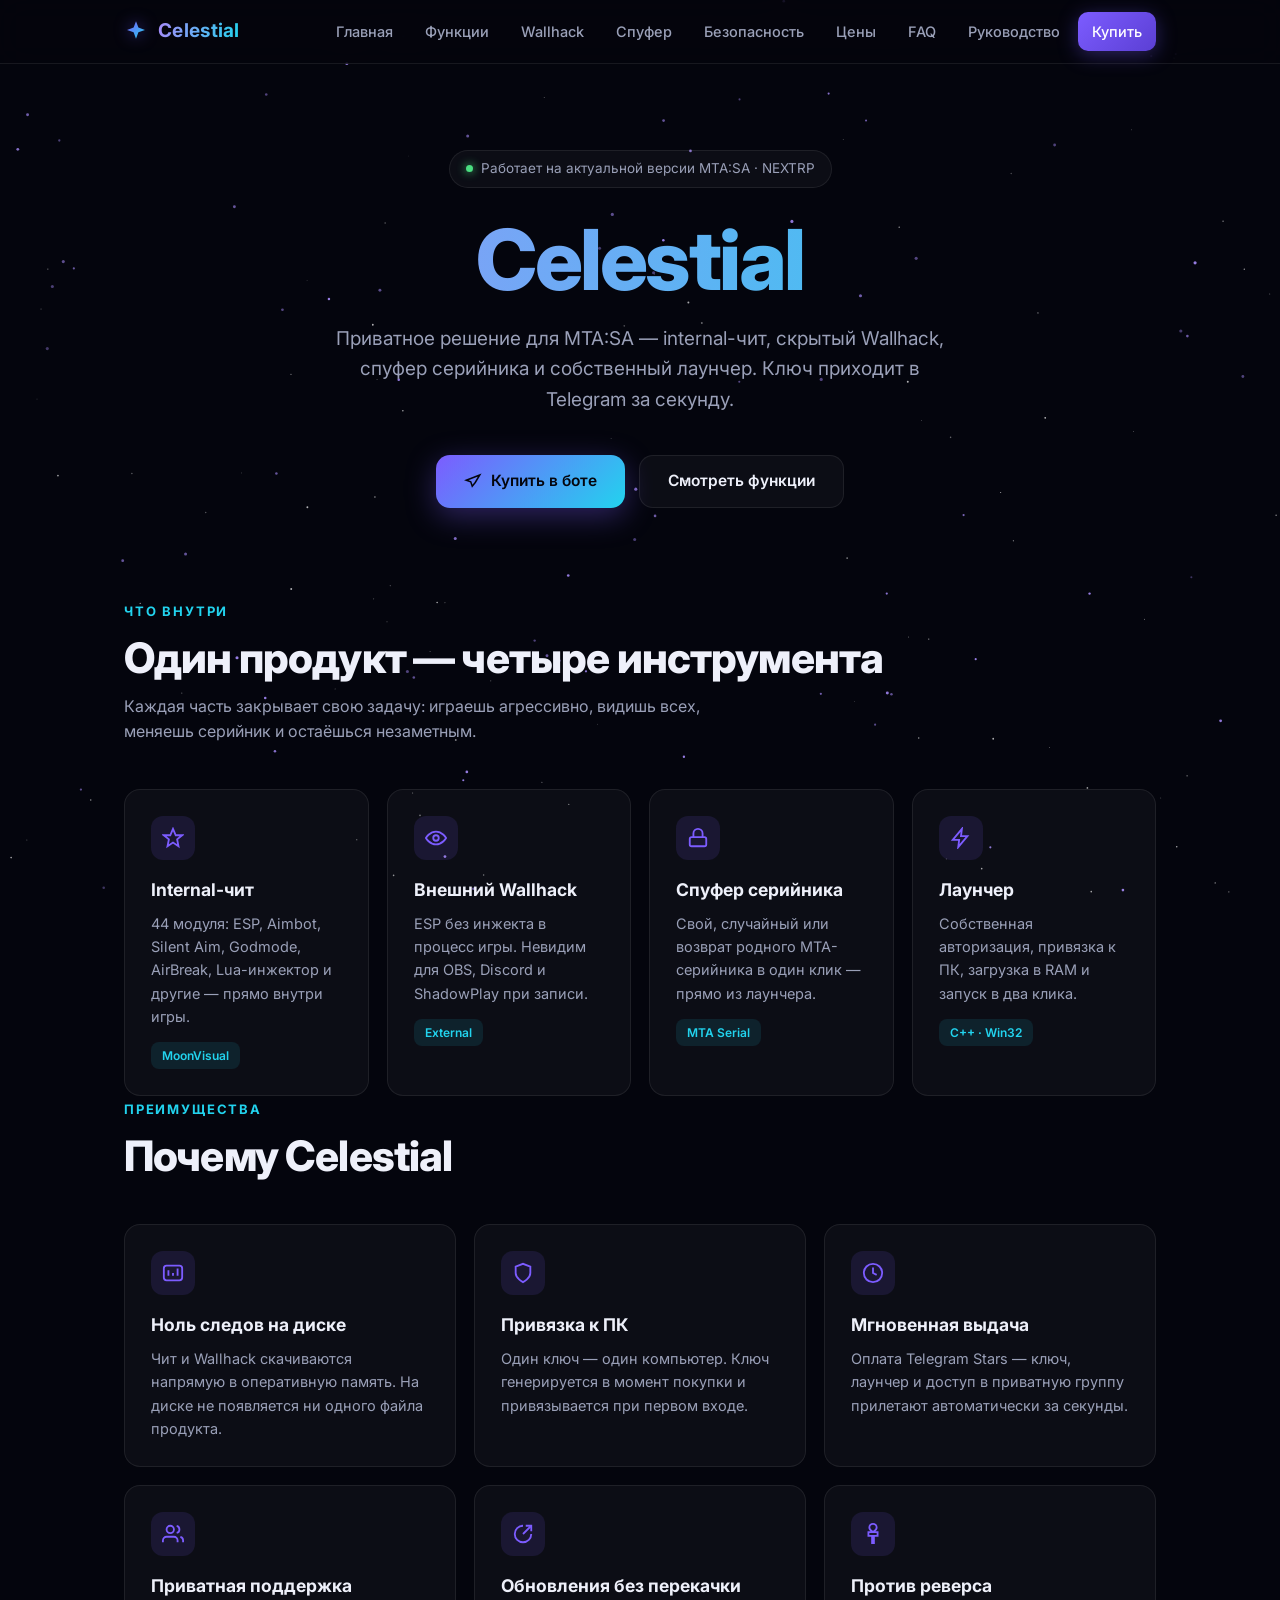
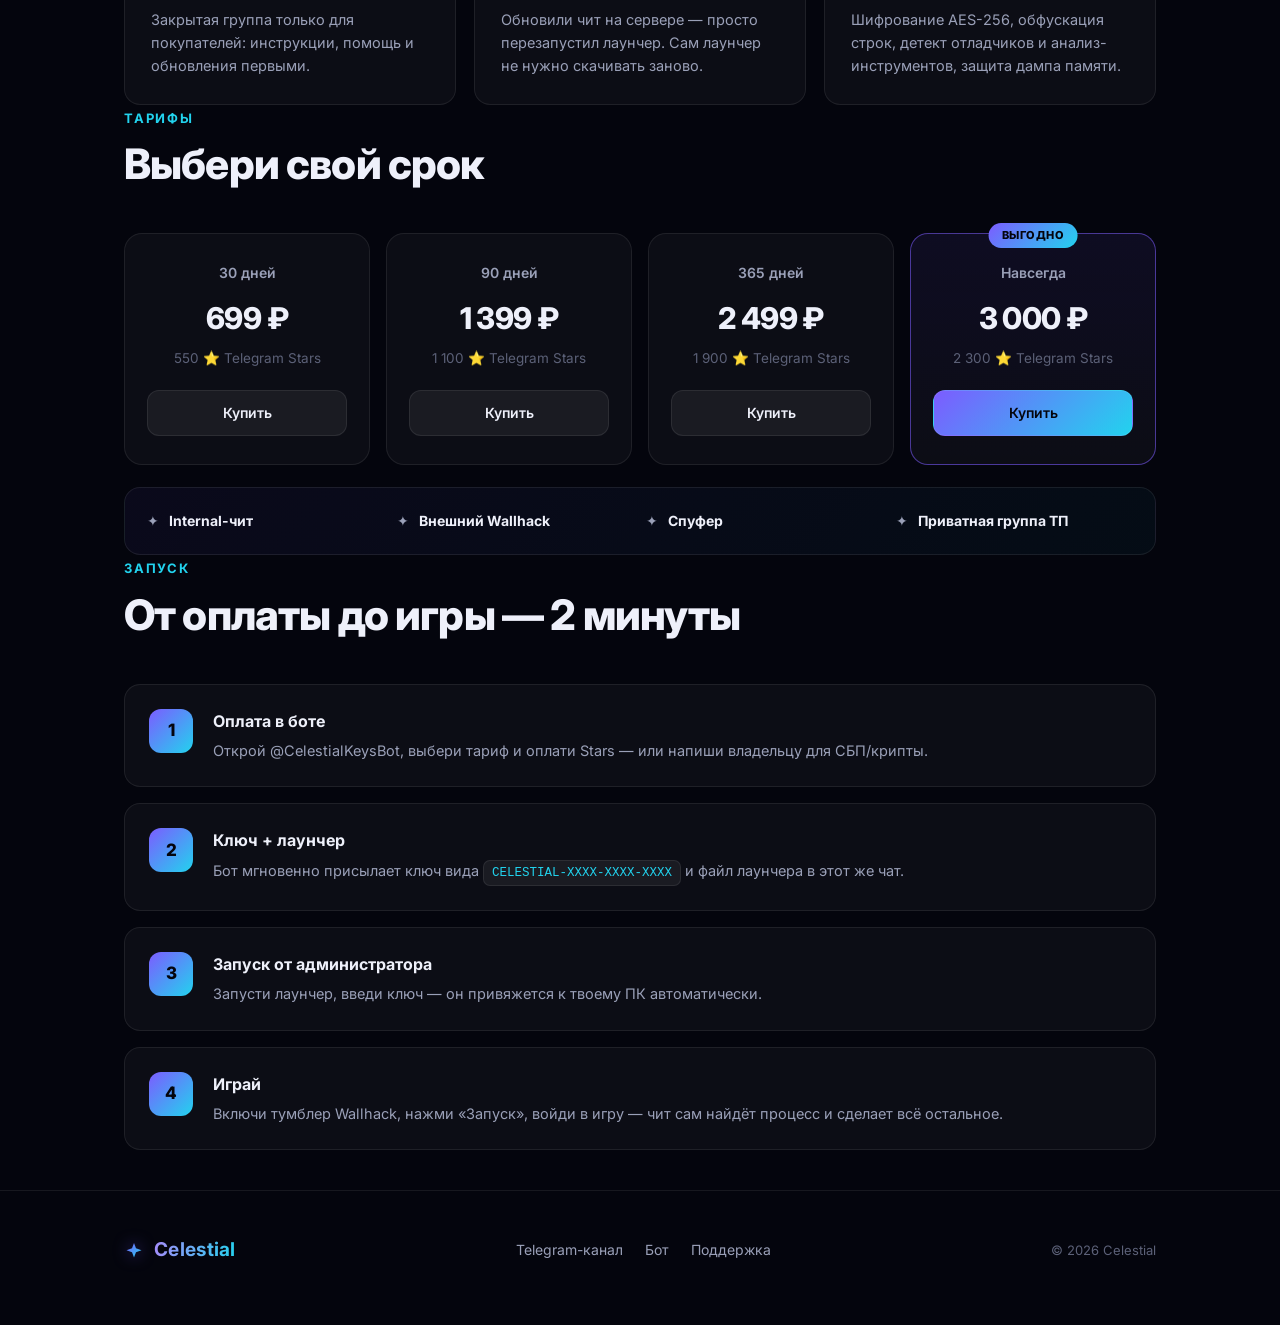
<file: index.html>
<!DOCTYPE html>
<html lang="ru">
<head>
<meta charset="UTF-8">
<meta name="viewport" content="width=device-width, initial-scale=1">
<title>Celestial — приватный чит для MTA:SA · NEXTRP</title>
<meta name="description" content="Celestial — приватное решение для MTA:SA: internal-чит, внешний Wallhack, спуфер серийника и лаунчер. Мгновенная выдача в Telegram.">
<link rel="preconnect" href="https://fonts.googleapis.com">
<link rel="preconnect" href="https://fonts.gstatic.com" crossorigin>
<link href="https://fonts.googleapis.com/css2?family=Inter:wght@400;500;600;700;800&display=swap" rel="stylesheet">
<link rel="stylesheet" href="css/style.css">
<link rel="icon" href="data:image/svg+xml,<svg xmlns='http://www.w3.org/2000/svg' viewBox='0 0 32 32'><path d='M16 3l3.2 8.4L28 14.6l-8.8 3.2L16 26.4l-3.2-8.6L4 14.6l8.8-3.2z' fill='%237c5cff'/></svg>">
</head>
<body>
<canvas id="stars"></canvas>

<nav class="nav">
  <div class="wrap">
    <a class="brand" href="index.html">
      <svg width="24" height="24" viewBox="0 0 32 32"><path d="M16 3l3.2 8.4L28 14.6l-8.8 3.2L16 26.4l-3.2-8.6L4 14.6l8.8-3.2z" fill="url(#g1)"/><defs><linearGradient id="g1" x1="0" y1="0" x2="1" y2="1"><stop offset="0" stop-color="#7c5cff"/><stop offset="1" stop-color="#22d3ee"/></linearGradient></defs></svg>
      <span><span class="g">Celestial</span></span>
    </a>
    <div class="nav-links">
      <a href="index.html">Главная</a>
      <a href="features.html">Функции</a>
      <a href="wallhack.html">Wallhack</a>
      <a href="spoofer.html">Спуфер</a>
      <a href="security.html">Безопасность</a>
      <a href="pricing.html">Цены</a>
      <a href="faq.html">FAQ</a>
      <a href="guide.html">Руководство</a>
      <a class="cta" href="https://t.me/CelestialKeysBot" target="_blank" rel="noopener">Купить</a>
    </div>
    <button class="burger" aria-label="Меню"><span></span><span></span><span></span></button>
  </div>
</nav>

<div class="page">

<header class="hero wrap">
  <div class="badge rv"><span class="dot"></span> Работает на актуальной версии MTA:SA · NEXTRP</div>
  <h1 class="title rv">Celestial</h1>
  <p class="sub rv">Приватное решение для MTA:SA — internal-чит, скрытый Wallhack, спуфер серийника и собственный лаунчер. Ключ приходит в Telegram за секунду.</p>
  <div class="btns rv">
    <a class="btn pri" href="https://t.me/CelestialKeysBot" target="_blank" rel="noopener">
      <svg width="18" height="18" viewBox="0 0 24 24" fill="none" stroke="currentColor" stroke-width="2"><path d="M21 4L3 11l6 2 2 6 4-5 6-10z"/></svg>
      Купить в боте
    </a>
    <a class="btn sec" href="features.html">Смотреть функции</a>
  </div>
</header>

<section class="wrap">
  <div class="sec-head rv">
    <span class="kicker">Что внутри</span>
    <h2>Один продукт — четыре инструмента</h2>
    <p>Каждая часть закрывает свою задачу: играешь агрессивно, видишь всех, меняешь серийник и остаёшься незаметным.</p>
  </div>
  <div class="grid g4">
    <div class="card rv">
      <div class="ic"><svg width="22" height="22" viewBox="0 0 24 24" fill="none" stroke-width="2"><path d="M12 2l3 7h7l-5.5 4.5L18 21l-6-4-6 4 1.5-7.5L2 9h7z"/></svg></div>
      <h3>Internal-чит</h3>
      <p>44 модуля: ESP, Aimbot, Silent Aim, Godmode, AirBreak, Lua-инжектор и другие — прямо внутри игры.</p>
      <span class="tag">MoonVisual</span>
    </div>
    <div class="card rv">
      <div class="ic"><svg width="22" height="22" viewBox="0 0 24 24" fill="none" stroke-width="2"><path d="M1 12s4-7 11-7 11 7 11 7-4 7-11 7S1 12 1 12z"/><circle cx="12" cy="12" r="3"/></svg></div>
      <h3>Внешний Wallhack</h3>
      <p>ESP без инжекта в процесс игры. Невидим для OBS, Discord и ShadowPlay при записи.</p>
      <span class="tag">External</span>
    </div>
    <div class="card rv">
      <div class="ic"><svg width="22" height="22" viewBox="0 0 24 24" fill="none" stroke-width="2"><rect x="3" y="11" width="18" height="10" rx="2"/><path d="M7 11V7a5 5 0 0110 0v4"/></svg></div>
      <h3>Спуфер серийника</h3>
      <p>Свой, случайный или возврат родного MTA-серийника в один клик — прямо из лаунчера.</p>
      <span class="tag">MTA Serial</span>
    </div>
    <div class="card rv">
      <div class="ic"><svg width="22" height="22" viewBox="0 0 24 24" fill="none" stroke-width="2"><path d="M13 2L3 14h7l-1 8 10-12h-7l1-8z"/></svg></div>
      <h3>Лаунчер</h3>
      <p>Собственная авторизация, привязка к ПК, загрузка в RAM и запуск в два клика.</p>
      <span class="tag">C++ · Win32</span>
    </div>
  </div>
</section>

<section class="wrap">
  <div class="sec-head rv">
    <span class="kicker">Преимущества</span>
    <h2>Почему Celestial</h2>
  </div>
  <div class="grid g3">
    <div class="card rv">
      <div class="ic"><svg width="22" height="22" viewBox="0 0 24 24" fill="none" stroke-width="2"><rect x="2" y="4" width="20" height="16" rx="3"/><path d="M7 15V9M12 15V12M17 15V7"/></svg></div>
      <h3>Ноль следов на диске</h3>
      <p>Чит и Wallhack скачиваются напрямую в оперативную память. На диске не появляется ни одного файла продукта.</p>
    </div>
    <div class="card rv">
      <div class="ic"><svg width="22" height="22" viewBox="0 0 24 24" fill="none" stroke-width="2"><path d="M12 22s8-4 8-10V5l-8-3-8 3v7c0 6 8 10 8 10z"/></svg></div>
      <h3>Привязка к ПК</h3>
      <p>Один ключ — один компьютер. Ключ генерируется в момент покупки и привязывается при первом входе.</p>
    </div>
    <div class="card rv">
      <div class="ic"><svg width="22" height="22" viewBox="0 0 24 24" fill="none" stroke-width="2"><circle cx="12" cy="12" r="10"/><path d="M12 6v6l4 2"/></svg></div>
      <h3>Мгновенная выдача</h3>
      <p>Оплата Telegram Stars — ключ, лаунчер и доступ в приватную группу прилетают автоматически за секунды.</p>
    </div>
    <div class="card rv">
      <div class="ic"><svg width="22" height="22" viewBox="0 0 24 24" fill="none" stroke-width="2"><path d="M17 21v-2a4 4 0 00-4-4H5a4 4 0 00-4 4v2"/><circle cx="9" cy="7" r="4"/><path d="M23 21v-2a4 4 0 00-3-3.87M16 3.13a4 4 0 010 7.75"/></svg></div>
      <h3>Приватная поддержка</h3>
      <p>Закрытая группа только для покупателей: инструкции, помощь и обновления первыми.</p>
    </div>
    <div class="card rv">
      <div class="ic"><svg width="22" height="22" viewBox="0 0 24 24" fill="none" stroke-width="2"><path d="M21 12a9 9 0 11-9-9"/><path d="M21 3l-9 9"/><path d="M15 3h6v6"/></svg></div>
      <h3>Обновления без перекачки</h3>
      <p>Обновили чит на сервере — просто перезапустил лаунчер. Сам лаунчер не нужно скачивать заново.</p>
    </div>
    <div class="card rv">
      <div class="ic"><svg width="22" height="22" viewBox="0 0 24 24" fill="none" stroke-width="2"><path d="M12 1a4 4 0 00-4 4c0 2 1 3 3 4v1H7v4h4v8h2v-8h4v-4h-4V9c2-1 3-2 3-4a4 4 0 00-4-4z"/></svg></div>
      <h3>Против реверса</h3>
      <p>Шифрование AES-256, обфускация строк, детект отладчиков и анализ-инструментов, защита дампа памяти.</p>
    </div>
  </div>
</section>

<section class="wrap">
  <div class="sec-head rv">
    <span class="kicker">Тарифы</span>
    <h2>Выбери свой срок</h2>
  </div>
  <div class="plans">
    <div class="plan rv">
      <div class="dur">30 дней</div>
      <div class="price">699 ₽</div>
      <div class="stars">550 ⭐ Telegram Stars</div>
      <a href="https://t.me/CelestialKeysBot" target="_blank" rel="noopener">Купить</a>
    </div>
    <div class="plan rv">
      <div class="dur">90 дней</div>
      <div class="price">1 399 ₽</div>
      <div class="stars">1 100 ⭐ Telegram Stars</div>
      <a href="https://t.me/CelestialKeysBot" target="_blank" rel="noopener">Купить</a>
    </div>
    <div class="plan rv">
      <div class="dur">365 дней</div>
      <div class="price">2 499 ₽</div>
      <div class="stars">1 900 ⭐ Telegram Stars</div>
      <a href="https://t.me/CelestialKeysBot" target="_blank" rel="noopener">Купить</a>
    </div>
    <div class="plan best rv">
      <div class="best-tag">ВЫГОДНО</div>
      <div class="dur">Навсегда</div>
      <div class="price">3 000 ₽</div>
      <div class="stars">2 300 ⭐ Telegram Stars</div>
      <a href="https://t.me/CelestialKeysBot" target="_blank" rel="noopener">Купить</a>
    </div>
  </div>
  <div class="strip rv" style="margin-top:22px">
    <div class="it">✦ <b>Internal-чит</b></div>
    <div class="it">✦ <b>Внешний Wallhack</b></div>
    <div class="it">✦ <b>Спуфер</b></div>
    <div class="it">✦ <b>Приватная группа ТП</b></div>
  </div>
</section>

<section class="wrap">
  <div class="sec-head rv">
    <span class="kicker">Запуск</span>
    <h2>От оплаты до игры — 2 минуты</h2>
  </div>
  <div class="steps">
    <div class="step rv"><div class="num">1</div><div><h4>Оплата в боте</h4><p>Открой @CelestialKeysBot, выбери тариф и оплати Stars — или напиши владельцу для СБП/крипты.</p></div></div>
    <div class="step rv"><div class="num">2</div><div><h4>Ключ + лаунчер</h4><p>Бот мгновенно присылает ключ вида <span class="kbd">CELESTIAL-XXXX-XXXX-XXXX</span> и файл лаунчера в этот же чат.</p></div></div>
    <div class="step rv"><div class="num">3</div><div><h4>Запуск от администратора</h4><p>Запусти лаунчер, введи ключ — он привяжется к твоему ПК автоматически.</p></div></div>
    <div class="step rv"><div class="num">4</div><div><h4>Играй</h4><p>Включи тумблер Wallhack, нажми «Запуск», войди в игру — чит сам найдёт процесс и сделает всё остальное.</p></div></div>
  </div>
</section>

</div>

<footer>
  <div class="wrap">
    <a class="brand" href="index.html">
      <svg width="20" height="20" viewBox="0 0 32 32"><path d="M16 3l3.2 8.4L28 14.6l-8.8 3.2L16 26.4l-3.2-8.6L4 14.6l8.8-3.2z" fill="url(#g1)"/></svg>
      <span class="g">Celestial</span>
    </a>
    <div class="f-links">
      <a href="https://t.me/Celestialsv" target="_blank" rel="noopener">Telegram-канал</a>
      <a href="https://t.me/CelestialKeysBot" target="_blank" rel="noopener">Бот</a>
      <a href="https://t.me/qlewra" target="_blank" rel="noopener">Поддержка</a>
    </div>
    <div class="copy">© 2026 Celestial</div>
  </div>
</footer>

<script src="js/main.js"></script>
</body>
</html>
</file>
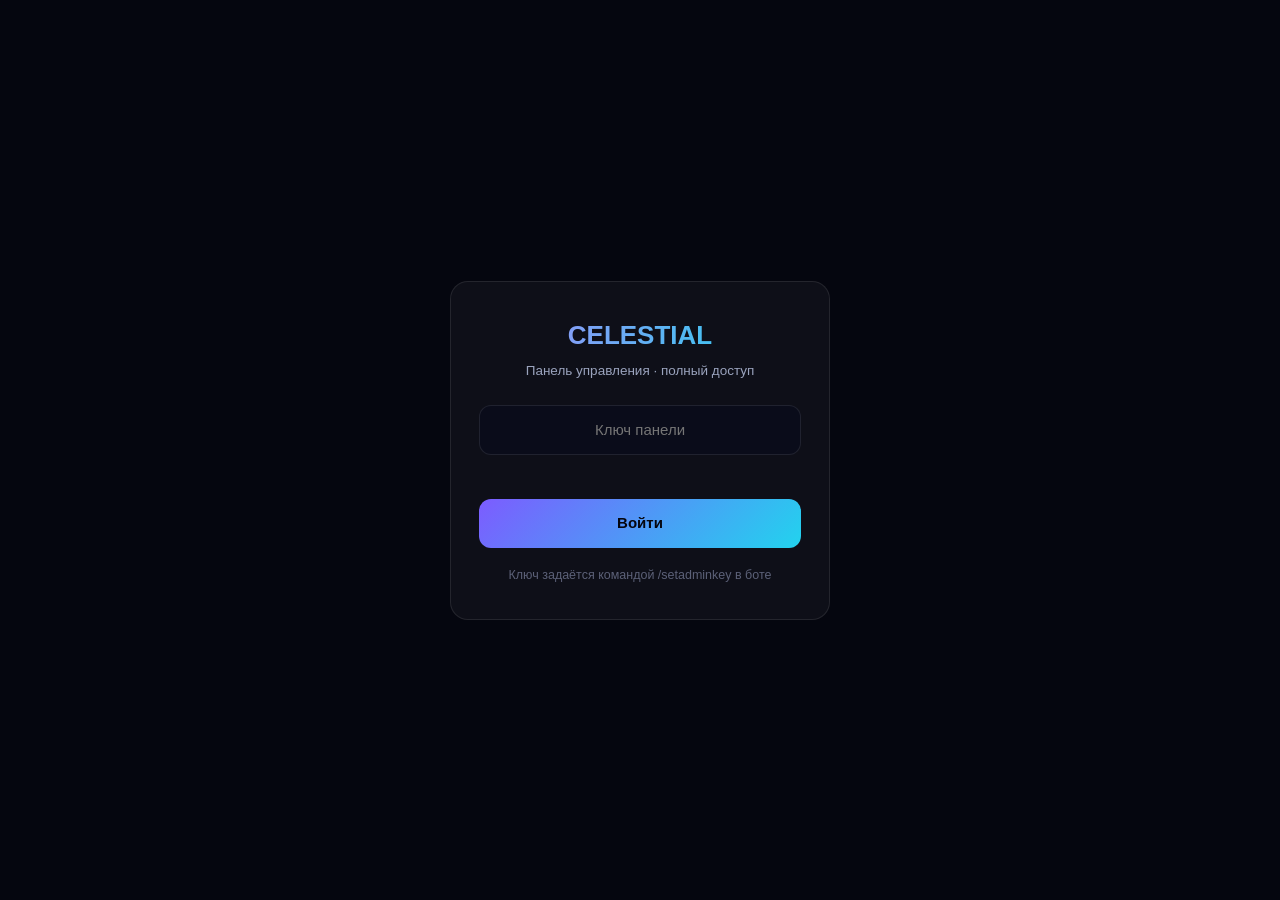
<file: admin.html>
<!DOCTYPE html>
<html lang="ru">
<head>
<meta charset="UTF-8">
<meta name="viewport" content="width=device-width, initial-scale=1">
<meta name="robots" content="noindex,nofollow">
<title>Celestial · Панель управления</title>
<style>
*{margin:0;padding:0;box-sizing:border-box}
:root{
  --bg:#05060f;--bg2:#0a0c1a;--card:rgba(255,255,255,.04);--cardh:rgba(255,255,255,.07);
  --line:rgba(255,255,255,.09);--txt:#eef0fa;--txt2:#9aa3bd;--txt3:#5c6178;
  --acc:#7c5cff;--acc2:#22d3ee;--ok:#4ade80;--warn:#fbbf24;--bad:#f87171;
}
body{background:var(--bg);color:var(--txt);font:15px/1.5 -apple-system,BlinkMacSystemFont,'Segoe UI',Roboto,Arial,sans-serif;-webkit-font-smoothing:antialiased}
button{font:inherit;cursor:pointer;border:0;background:none;color:inherit}
input,select{font:inherit}
::-webkit-scrollbar{height:8px;width:8px}::-webkit-scrollbar-thumb{background:rgba(255,255,255,.15);border-radius:4px}

/* ---------- login ---------- */
#login{min-height:100vh;display:flex;align-items:center;justify-content:center;padding:20px}
#login .box{width:100%;max-width:380px;background:var(--card);border:1px solid var(--line);border-radius:18px;padding:34px 28px;text-align:center}
#login .logo{font-size:26px;font-weight:800;background:linear-gradient(100deg,#a78bfa,#22d3ee);-webkit-background-clip:text;background-clip:text;color:transparent;margin-bottom:6px}
#login .sub{color:var(--txt2);font-size:13.5px;margin-bottom:24px}
#login input{width:100%;padding:13px 16px;border-radius:12px;background:var(--bg2);border:1px solid var(--line);color:var(--txt);outline:none;text-align:center;font-size:15px}
#login input:focus{border-color:var(--acc)}
#login .err{color:var(--bad);font-size:13px;min-height:20px;margin:12px 0}
#login button{width:100%;padding:13px;border-radius:12px;background:linear-gradient(135deg,#7c5cff,#22d3ee);color:#05060f;font-weight:700;font-size:15px}
#login .hint{color:var(--txt3);font-size:12.5px;margin-top:18px}

/* ---------- app ---------- */
#app{display:none}
header{position:sticky;top:0;z-index:50;background:rgba(5,6,15,.92);backdrop-filter:blur(12px);border-bottom:1px solid var(--line)}
header .row{max-width:1200px;margin:0 auto;padding:12px 18px;display:flex;align-items:center;justify-content:space-between;gap:12px}
header .brand{font-weight:800;font-size:17px;background:linear-gradient(100deg,#a78bfa,#22d3ee);-webkit-background-clip:text;background-clip:text;color:transparent}
header .live{color:var(--ok);font-size:12.5px;display:flex;align-items:center;gap:6px}
header .live i{width:8px;height:8px;border-radius:50%;background:var(--ok);box-shadow:0 0 8px var(--ok)}
header .btns{display:flex;gap:8px}
header .btns button{padding:8px 14px;border-radius:10px;background:var(--card);border:1px solid var(--line);color:var(--txt2);font-size:13px}
header .btns button:hover{color:var(--txt);border-color:var(--acc)}
nav{max-width:1200px;margin:0 auto;padding:0 18px;display:flex;gap:6px;overflow-x:auto;scrollbar-width:none}
nav::-webkit-scrollbar{display:none}
nav button{padding:9px 16px;border-radius:10px;color:var(--txt2);font-size:14px;white-space:nowrap;border:1px solid transparent}
nav button.act{background:rgba(124,92,255,.14);color:#c4b5fd;border-color:rgba(124,92,255,.35)}
main{max-width:1200px;margin:0 auto;padding:20px 18px 80px}

/* ---------- overview ---------- */
.stats{display:grid;grid-template-columns:repeat(auto-fill,minmax(150px,1fr));gap:12px;margin-bottom:22px}
.st{background:var(--card);border:1px solid var(--line);border-radius:14px;padding:16px}
.st .v{font-size:22px;font-weight:800;letter-spacing:-.02em}
.st .v.ok{color:var(--ok)}.st .v.acc{color:#a78bfa}.st .v.warn{color:var(--warn)}.st .v.bad{color:var(--bad)}
.st .l{color:var(--txt2);font-size:12px;margin-top:3px}
.cols{display:grid;grid-template-columns:1fr 1fr;gap:14px}
.panel{background:var(--card);border:1px solid var(--line);border-radius:16px;padding:18px;margin-bottom:14px}
.panel h4{font-size:13px;color:var(--txt2);text-transform:uppercase;letter-spacing:.08em;margin-bottom:14px}
.kv{display:flex;justify-content:space-between;padding:7px 0;border-bottom:1px solid var(--line);font-size:13.5px}
.kv:last-child{border-bottom:0}
.kv b{white-space:nowrap}
.feed{display:flex;flex-direction:column;gap:2px}
.feed .ev{display:flex;gap:10px;padding:8px 4px;border-bottom:1px solid var(--line);font-size:13px;align-items:baseline}
.feed .ev:last-child{border-bottom:0}
.feed .ev .ic{font-size:15px}
.feed .ev .tx{flex:1;color:var(--txt2);word-break:break-word}
.feed .ev .tm{color:var(--txt3);font-size:11px;white-space:nowrap}
.days .bars{display:flex;align-items:flex-end;gap:6px;height:90px;margin-bottom:24px}
.bars .b{flex:1;background:linear-gradient(180deg,#7c5cff,#22d3ee);border-radius:6px 6px 2px 2px;min-height:2px;position:relative}
.bars .b span{position:absolute;bottom:-20px;left:50%;transform:translateX(-50%);font-size:9.5px;color:var(--txt3);white-space:nowrap}

/* ---------- tables ---------- */
.tools{display:flex;gap:10px;margin-bottom:14px;flex-wrap:wrap;align-items:center}
.tools input{flex:1;min-width:170px;padding:11px 15px;border-radius:11px;background:var(--bg2);border:1px solid var(--line);color:var(--txt);outline:none;font-size:14px}
.tools input:focus{border-color:var(--acc)}
.tools .cnt{color:var(--txt3);font-size:13px}
.fchips{display:flex;gap:6px;flex-wrap:wrap}
.fc{padding:7px 13px;border-radius:9px;background:var(--card);border:1px solid var(--line);color:var(--txt2);font-size:12.5px}
.fc.act{background:rgba(124,92,255,.15);color:#c4b5fd;border-color:rgba(124,92,255,.4)}
.tblwrap{background:var(--card);border:1px solid var(--line);border-radius:16px;overflow:hidden}
table{width:100%;border-collapse:collapse;font-size:13.5px}
th{padding:11px 14px;text-align:left;color:var(--txt2);font-size:11.5px;text-transform:uppercase;letter-spacing:.07em;border-bottom:1px solid var(--line);white-space:nowrap;background:rgba(255,255,255,.02)}
td{padding:11px 14px;border-bottom:1px solid var(--line);vertical-align:top}
tr:last-child td{border-bottom:0}
tbody tr:not(.norec):hover{background:rgba(255,255,255,.03);cursor:pointer}
.mono{font-family:ui-monospace,Consolas,monospace;font-size:12.5px;color:#c4b5fd}
.sub2{color:var(--txt3);font-size:11px}
.pill{display:inline-block;padding:3px 9px;border-radius:7px;font-size:11.5px;font-weight:600}
.pill.ok{background:rgba(74,222,128,.13);color:var(--ok)}
.pill.bad{background:rgba(248,113,113,.13);color:var(--bad)}
.pill.warn{background:rgba(251,191,36,.13);color:var(--warn)}
.pill.fresh{background:rgba(34,211,238,.12);color:var(--acc2)}
.pill.inf{background:rgba(167,139,250,.15);color:#c4b5fd}
td .acts{display:flex;gap:6px;flex-wrap:wrap}
.ab{padding:5px 11px;border-radius:8px;background:rgba(255,255,255,.05);border:1px solid var(--line);font-size:12px;color:var(--txt2);transition:.15s}
.ab:hover{color:var(--txt);border-color:var(--acc)}
.ab.danger:hover{color:var(--bad);border-color:var(--bad)}
.ab.grn:hover{color:var(--ok);border-color:var(--ok)}
.empty{padding:40px;text-align:center;color:var(--txt3);font-size:14px}
.rank{font-size:15px}

/* ---------- modal ---------- */
#modal{position:fixed;inset:0;z-index:300;display:none}
#modal.on{display:flex;align-items:flex-start;justify-content:center}
#modal .bg{position:absolute;inset:0;background:rgba(2,3,10,.75);backdrop-filter:blur(4px)}
#modal .win{position:relative;width:100%;max-width:640px;margin:40px 16px;background:#0b0d1c;border:1px solid rgba(124,92,255,.35);border-radius:18px;max-height:calc(100vh - 80px);overflow-y:auto;box-shadow:0 24px 80px rgba(0,0,0,.6)}
#modal .mhead{position:sticky;top:0;background:#0b0d1c;padding:18px 22px;border-bottom:1px solid var(--line);display:flex;justify-content:space-between;align-items:center;gap:10px;z-index:2}
#modal .mhead .mt{font-weight:700;font-size:16px}
#modal .mhead .x{padding:6px 12px;border-radius:9px;background:var(--card);border:1px solid var(--line);color:var(--txt2);font-size:18px;line-height:1}
#modal .mbody{padding:20px 22px}
.mrow{display:flex;justify-content:space-between;gap:14px;padding:9px 0;border-bottom:1px solid var(--line);font-size:13.5px}
.mrow .mk{color:var(--txt2);white-space:nowrap}
.mrow .mv{text-align:right;word-break:break-all}
.msec{margin:18px 0 8px;font-size:12px;color:var(--acc2);text-transform:uppercase;letter-spacing:.08em}
.mact{display:flex;gap:8px;flex-wrap:wrap;margin-top:18px}
.mact .ab{padding:9px 16px;font-size:13px}
.listi{padding:8px 12px;border:1px solid var(--line);border-radius:11px;margin-bottom:6px;font-size:13px;display:flex;justify-content:space-between;gap:10px;align-items:center}
.listi .nm{font-weight:600}
.listi .meta{color:var(--txt3);font-size:11.5px}

/* ---------- toast ---------- */
#toast{position:fixed;bottom:22px;left:50%;transform:translateX(-50%) translateY(80px);background:#151830;border:1px solid var(--acc);color:var(--txt);padding:12px 22px;border-radius:12px;font-size:14px;transition:.25s;z-index:400;max-width:90vw}
#toast.on{transform:translateX(-50%) translateY(0)}
#toast.bad{border-color:var(--bad)}

@media(max-width:860px){.cols{grid-template-columns:1fr}}
@media(max-width:720px){
  main{padding:14px 12px 60px}
  .tblwrap{overflow-x:auto;border-radius:14px}
  th{position:sticky;top:0;background:#0b0d1c}
  .stats{grid-template-columns:repeat(2,1fr)}
  header .live span{display:none}
  #modal .win{margin:12px 8px;max-height:calc(100vh - 24px)}
}
@media(max-width:480px){.stats{grid-template-columns:1fr 1fr}.st .v{font-size:19px}}
</style>
</head>
<body>

<div id="login">
  <div class="box">
    <div class="logo">CELESTIAL</div>
    <div class="sub">Панель управления · полный доступ</div>
    <input id="keyInput" type="password" placeholder="Ключ панели" autocomplete="off">
    <div class="err" id="loginErr"></div>
    <button id="loginBtn">Войти</button>
    <div class="hint">Ключ задаётся командой /setadminkey в боте</div>
  </div>
</div>

<div id="app">
  <header>
    <div class="row">
      <span class="brand">CELESTIAL · ПАНЕЛЬ</span>
      <span class="live"><i></i><span>онлайн</span></span>
      <div class="btns">
        <button id="refreshBtn">⟳ Обновить</button>
        <button id="logoutBtn">Выйти</button>
      </div>
    </div>
    <nav id="tabs">
      <button data-tab="overview" class="act">📊 Обзор</button>
      <button data-tab="launchers">🖥 Лаунчеры</button>
      <button data-tab="licenses">🔐 Лицензии</button>
      <button data-tab="users">👥 Юзеры</button>
      <button data-tab="refs">🤝 Рефералы</button>
      <button data-tab="sales">💰 Продажи</button>
      <button data-tab="log">📜 Лог</button>
    </nav>
  </header>
  <main id="main"></main>
</div>

<div id="modal"><div class="bg"></div><div class="win">
  <div class="mhead"><span class="mt" id="mTitle"></span><button class="x" id="mClose">×</button></div>
  <div class="mbody" id="mBody"></div>
</div></div>

<div id="toast"></div>

<script>
(function(){
var API = "https://celestial.fertixber1.workers.dev/admin/api/";
var key = localStorage.getItem("cel_admin_key") || "";
var cache = {};
var cur = "overview";
var licFilter = "all";

function toast(msg, isBad){
  var t = document.getElementById("toast");
  t.textContent = msg;
  t.className = isBad ? "on bad" : "on";
  clearTimeout(t._h);
  t._h = setTimeout(function(){ t.className = ""; }, 2800);
}
function esc(s){
  return String(s == null ? "" : s).replace(/[&<>"']/g, function(c){
    return {"&":"&amp;","<":"&lt;",">":"&gt;",'"':"&quot;","'":"&#39;"}[c];
  });
}
function api(sub, opts){
  opts = opts || {};
  return fetch(API + sub, {
    method: opts.method || "GET",
    headers: { "X-Admin-Key": key, "Content-Type": "application/json" },
    body: opts.body ? JSON.stringify(opts.body) : undefined
  }).then(function(r){ return r.json().catch(function(){ return {success:false,message:"bad json"}; }); });
}
function ago(ts){
  if (!ts || ts === "—") return "";
  var m = String(ts).match(/^(\d{2})\.(\d{2})\.(\d{4}),? (\d{2}):(\d{2})/);
  var d = m ? new Date(+m[3], +m[2]-1, +m[1], +m[4], +m[5]) : new Date(ts);
  if (isNaN(d.getTime())) return "";
  var s = (Date.now() - d.getTime()) / 1000;
  if (s < 0) s = 0;
  if (s < 60) return "только что";
  if (s < 3600) return Math.floor(s/60) + " мин назад";
  if (s < 86400) return Math.floor(s/3600) + " ч назад";
  return Math.floor(s/86400) + " дн назад";
}

// ---------- login ----------
function tryLogin(k){
  key = k;
  api("overview").then(function(r){
    if (r.success){
      localStorage.setItem("cel_admin_key", key);
      document.getElementById("login").style.display = "none";
      document.getElementById("app").style.display = "block";
      render();
    } else {
      document.getElementById("loginErr").textContent = r.message || "Ошибка входа";
      key = "";
    }
  }).catch(function(){ document.getElementById("loginErr").textContent = "Сервер недоступен"; });
}
document.getElementById("loginBtn").onclick = function(){ tryLogin(document.getElementById("keyInput").value.trim()); };
document.getElementById("keyInput").addEventListener("keydown", function(e){ if (e.key === "Enter") tryLogin(this.value.trim()); });
if (key) tryLogin(key);
document.getElementById("logoutBtn").onclick = function(){ localStorage.removeItem("cel_admin_key"); location.reload(); };
document.getElementById("refreshBtn").onclick = function(){ cache = {}; render(); toast("Обновлено"); };

// ---------- tabs ----------
document.getElementById("tabs").addEventListener("click", function(e){
  var b = e.target.closest("button");
  if (!b) return;
  cur = b.dataset.tab;
  this.querySelectorAll("button").forEach(function(x){ x.classList.toggle("act", x === b); });
  render();
});

// ---------- modal ----------
function openModal(title, html){
  document.getElementById("mTitle").innerHTML = title;
  document.getElementById("mBody").innerHTML = html;
  document.getElementById("modal").classList.add("on");
}
function closeModal(){ document.getElementById("modal").classList.remove("on"); }
document.getElementById("mClose").onclick = closeModal;
document.querySelector("#modal .bg").onclick = closeModal;
document.addEventListener("keydown", function(e){ if (e.key === "Escape") closeModal(); });

function mrow(k, v){ return '<div class="mrow"><span class="mk">' + k + '</span><span class="mv">' + v + '</span></div>'; }

// ---------- render ----------
function render(){
  var m = document.getElementById("main");
  if (cur === "overview") return renderOverview(m);
  if (cur === "launchers") return renderLaunchers(m);
  if (cur === "licenses") return renderLicenses(m);
  if (cur === "users") return renderUsers(m);
  if (cur === "refs") return renderRefs(m);
  if (cur === "sales") return renderSales(m);
  if (cur === "log") return renderLog(m);
}

function renderOverview(m){
  if (cache.overview){
    var d = cache.overview;
    var max = Math.max.apply(null, d.days.map(function(x){ return x.c; }).concat([1]));
    var methodNames = { stars: "⭐ Stars", sbp: "🏦 СБП", crypto: "₿ Крипта", manual: "✋ Вручную", sim: "🧪 Сим" };
    m.innerHTML =
      '<div class="stats">' +
      st(d.sold, "Продано ключей", "acc") +
      st(d.activeSubs, "Активных подписок", "ok") +
      st(d.expiringSoon, "Истекают ≤3 дн", d.expiringSoon ? "warn" : "") +
      st(d.stars + " ⭐", "Выручка Stars", "ok") +
      st(d.rub.toLocaleString("ru-RU") + " ₽", "Выручка ₽", "ok") +
      st(d.users, "Юзеров в боте", "") +
      st(d.launchers, "Лаунчеров", "") +
      st(d.launchesToday, "Запусков сегодня", "acc") +
      st(d.launchesTotal, "Запусков всего", "") +
      st(d.pendingOrders, "Заказов ждут", d.pendingOrders ? "warn" : "") +
      st(d.referrals, "Рефералов пришло", "acc") +
      st(d.refUsers, "Приглашающих", "") +
      st(d.bannedLaunchers, "Банов лаунчеров", d.bannedLaunchers ? "bad" : "") +
      st(d.killedLaunchers, "Килл-лист", d.killedLaunchers ? "bad" : "") +
      '</div>' +
      '<div class="cols">' +
        '<div class="panel"><h4>Выручка по методам</h4>' +
          (Object.keys(d.methodDist).map(function(k){
            var v = d.methodDist[k];
            return '<div class="kv"><span>' + (methodNames[k] || esc(k)) + ' · ' + v.count + ' шт</span><b>' + (k === "stars" ? v.amount + " ⭐" : v.amount.toLocaleString("ru-RU") + " ₽") + '</b></div>';
          }).join("") || '<div class="empty">Нет продаж</div>') +
        '</div>' +
        '<div class="panel"><h4>Ключи по тарифам</h4>' +
          (Object.keys(d.planDist).map(function(k){
            return '<div class="kv"><span>' + esc(k) + '</span><b>' + d.planDist[k] + '</b></div>';
          }).join("") || '<div class="empty">Нет ключей</div>') +
        '</div>' +
      '</div>' +
      '<div class="cols">' +
        '<div class="panel"><h4>Последние события</h4><div class="feed">' +
          (d.events.map(function(e){
            var ic = e.type === "sale" ? "💰" : e.type === "launch" ? "🚀" : "👤";
            return '<div class="ev"><span class="ic">' + ic + '</span><span class="tx">' + esc(e.text) + '</span><span class="tm">' + esc(e.tStr) + '</span></div>';
          }).join("") || '<div class="empty">Событий нет</div>') +
        '</div></div>' +
        '<div class="panel days"><h4>Запуски по дням · последний: ' + esc(d.lastLaunch) + '</h4><div class="bars">' +
          d.days.slice().reverse().map(function(x){
            return '<div class="b" style="height:' + Math.max(3, x.c / max * 90) + 'px" title="' + x.d + ': ' + x.c + '"><span>' + x.d.slice(8) + '.' + x.d.slice(5,7) + '</span></div>';
          }).join("") + '</div></div>' +
      '</div>';
    return;
  }
  m.innerHTML = '<div class="empty">Загрузка…</div>';
  api("overview").then(function(r){
    if (!r.success) return m.innerHTML = '<div class="empty">' + esc(r.message) + '</div>';
    cache.overview = r;
    renderOverview(m);
  });
}
function st(v, l, cls){
  return '<div class="st"><div class="v ' + (cls||"") + '">' + esc(v) + '</div><div class="l">' + l + '</div></div>';
}

// ---------- generic table ----------
function scaffold(m, placeholder, cols, rowsHtml, filterChips){
  var chips = filterChips ? '<div class="fchips">' + filterChips.map(function(c){
    return '<button class="fc' + (c.act ? " act" : "") + '" data-fc="' + c.id + '">' + c.label + '</button>';
  }).join("") + '</div>' : "";
  m.innerHTML =
    '<div class="tools">' + chips + '<input id="q" placeholder="' + placeholder + '"><span class="cnt" id="cnt"></span></div>' +
    '<div class="tblwrap"><table><thead><tr>' +
    cols.map(function(c){ return '<th>' + c + '</th>'; }).join("") +
    '</tr></thead><tbody id="tb"></tbody></table></div>';
  document.getElementById("tb").innerHTML = rowsHtml;
  var q = document.getElementById("q");
  q.addEventListener("input", applyFilter);
  applyFilter();
  function applyFilter(){
    var v = q.value.toLowerCase();
    var rows = document.querySelectorAll("#tb tr");
    var n = 0;
    rows.forEach(function(r){
      var show = (!v || r.textContent.toLowerCase().indexOf(v) !== -1) && (!r.dataset.f || r.dataset.f === licFilter || licFilter === "all");
      r.style.display = show ? "" : "none";
      if (show) n++;
    });
    document.getElementById("cnt").textContent = n + " / " + rows.length;
  }
}
document.getElementById("main").addEventListener("click", function(e){
  var fc = e.target.closest(".fc");
  if (fc){
    licFilter = fc.dataset.fc;
    fc.parentElement.querySelectorAll(".fc").forEach(function(x){ x.classList.toggle("act", x === fc); });
    var q = document.getElementById("q");
    if (q){ q.value = ""; q.dispatchEvent(new Event("input")); }
    return;
  }
});

// ---------- launchers ----------
function renderLaunchers(m){
  if (!cache.launchers){
    m.innerHTML = '<div class="empty">Загрузка…</div>';
    return api("launchers").then(function(r){
      if (!r.success) return m.innerHTML = '<div class="empty">' + esc(r.message) + '</div>';
      cache.launchers = r; renderLaunchers(m);
    });
  }
  var L = cache.launchers.launchers;
  var rows = L.map(function(x){
    var status = x.banned ? '<span class="pill bad">бан</span> ' : "";
    status += x.killed ? '<span class="pill bad">килл</span> ' : "";
    status += x.hasMsg ? '<span class="pill warn">✉ msg</span>' : "";
    if (!status) status = '<span class="pill ok">ок</span>';
    return '<tr data-id="' + esc(x.id) + '" class="row-launcher">' +
      '<td class="mono">' + esc(x.id) + '<div class="sub2">hwid …' + esc(x.hwid) + '</div></td>' +
      '<td class="mono">' + esc(x.key) + '<div class="sub2">user ' + esc(x.user) + '</div></td>' +
      '<td><b>' + x.count + '</b></td>' +
      '<td>' + esc(x.lastStr) + '<div class="sub2">' + ago(x.lastStr) + '</div></td>' +
      '<td>' + status + '</td>' +
      '<td onclick="event.stopPropagation()"><div class="acts">' +
        (x.banned ? '<button class="ab grn" data-act="unban">Разбан</button>' : '<button class="ab danger" data-act="ban">Бан</button>') +
        (x.killed ? '<button class="ab grn" data-act="unkill">−Килл</button>' : '<button class="ab danger" data-act="kill">💀 Килл</button>') +
        '<button class="ab" data-act="msg">✉</button>' +
      '</div></td></tr>';
  }).join("") || '<tr class="norec"><td colspan="6" class="empty">Никто ещё не запускал лаунчер</td></tr>';
  scaffold(m, "Поиск: ID, ключ, юзер…", ["Лаунчер", "Ключ · юзер", "Запусков", "Последний", "Статус", "Действия"], rows);
}
function launcherDetail(id){
  api("detail?type=launcher&id=" + encodeURIComponent(id)).then(function(r){
    if (!r.success) return toast(r.message, true);
    var d = r.launcher;
    var html =
      '<div class="msec">Основное</div>' +
      mrow("ID", '<span class="mono">' + esc(d.id) + "</span>") +
      mrow("HWID", '<span class="mono">' + esc(d.hwid) + "</span>") +
      mrow("Ключ", '<span class="mono">' + esc(d.key) + "</span>") +
      mrow("Юзер", '<span class="mono">' + esc(d.user) + "</span>") +
      mrow("Всего запусков", "<b>" + d.count + "</b>") +
      mrow("Последний", esc(d.lastStr) + ' <span class="sub2">' + ago(d.lastStr) + "</span>") +
      '<div class="msec">Статус</div>' +
      mrow("Бан", d.banned ? '<span class="pill bad">забанен</span> <span class="sub2">' + esc(d.banTs || "") + "</span>" : '<span class="pill ok">нет</span>') +
      mrow("Килл", d.killed ? '<span class="pill bad">в килл-листе</span> <span class="sub2">' + esc(d.killTs || "") + "</span>" : '<span class="pill ok">нет</span>') +
      mrow("Сообщение в очереди", d.msg ? esc(d.msg) : "—") +
      '<div class="msec">Ключи, которые вводил (' + r.keysUsed.length + ')</div>' +
      (r.keysUsed.map(function(k){ return '<div class="listi"><span class="nm mono">' + esc(k) + "</span></div>"; }).join("") || '<div class="empty">—</div>') +
      '<div class="msec">История запусков (' + r.launches.length + ")</div>" +
      (r.launches.map(function(e){
        return '<div class="listi"><span class="nm mono">' + esc(e.key) + '</span><span class="meta">' + esc(e.plan) + " · " + esc(e.t) + "</span></div>";
      }).join("") || '<div class="empty">—</div>') +
      '<div class="mact">' +
        (d.banned ? '<button class="ab grn" data-ma="unban" data-id="' + esc(d.id) + '">Разбанить</button>' : '<button class="ab danger" data-ma="ban" data-id="' + esc(d.id) + '">Забанить</button>') +
        (d.killed ? '<button class="ab grn" data-ma="unkill" data-id="' + esc(d.id) + '">Снять килл</button>' : '<button class="ab danger" data-ma="kill" data-id="' + esc(d.id) + '">💀 Килл при запуске</button>') +
        '<button class="ab" data-ma="msg" data-id="' + esc(d.id) + '">✉ Отправить сообщение</button>' +
      "</div>";
    openModal("🖥 Лаунчер", html);
  });
}

// ---------- licenses ----------
function renderLicenses(m){
  if (!cache.licenses){
    m.innerHTML = '<div class="empty">Загрузка…</div>';
    return api("licenses").then(function(r){
      if (!r.success) return m.innerHTML = '<div class="empty">' + esc(r.message) + '</div>';
      cache.licenses = r; renderLicenses(m);
    });
  }
  var L = cache.licenses.licenses;
  var chips = [
    { id: "all", label: "Все", act: licFilter === "all" },
    { id: "activated", label: "✅ Активные", act: licFilter === "activated" },
    { id: "fresh", label: "🆕 Не актив.", act: licFilter === "fresh" },
    { id: "expired", label: "❌ Истёкшие", act: licFilter === "expired" },
    { id: "banned", label: "🚫 Бан", act: licFilter === "banned" },
  ];
  var rows = L.map(function(x){
    var pill = x.status === "activated" ? '<span class="pill ok">активен</span>'
      : x.status === "fresh" ? '<span class="pill fresh">не актив.</span>'
      : x.status === "expired" ? '<span class="pill warn">истёк</span>'
      : x.status === "banned" ? '<span class="pill bad">бан</span>'
      : '<span class="pill warn">' + esc(x.status) + "</span>";
    var exp = x.daysLeft === "∞" ? '<span class="pill inf">♾</span>' : esc(x.daysLeft) + " дн";
    if (typeof x.daysLeft === "number" && x.daysLeft <= 3 && x.status === "activated") exp = '<span class="pill warn">' + x.daysLeft + " дн ⚠</span>";
    return '<tr data-key="' + esc(x.key) + '" data-f="' + esc(x.status) + '" class="row-license">' +
      '<td class="mono">' + esc(x.key) + '</td>' +
      '<td>' + esc(x.plan) + '</td>' +
      '<td>' + pill + '</td>' +
      '<td class="mono">' + esc(x.userId) + '</td>' +
      '<td class="mono">' + (x.hwidTail ? "…" + esc(x.hwidTail) : "—") + '</td>' +
      '<td>' + exp + '</td>' +
      '<td class="sub2">' + esc(x.activatedAtStr) + '</td>' +
      '<td onclick="event.stopPropagation()"><div class="acts">' +
        '<button class="ab danger" data-act="revoke">🗑</button>' +
        '<button class="ab grn" data-act="resethwid">🔄</button>' +
        (x.status === "banned" ? '<button class="ab grn" data-act="unban">−🚫</button>' : '<button class="ab danger" data-act="ban">🚫</button>') +
      '</div></td></tr>';
  }).join("") || '<tr class="norec"><td colspan="8" class="empty">Лицензий нет</td></tr>';
  scaffold(m, "Поиск: ключ, юзер, план…", ["Ключ", "План", "Статус", "Юзер", "HWID", "Осталось", "Активирован", "Действия"], rows, chips);
}
function licenseDetail(keyL){
  api("detail?type=license&id=" + encodeURIComponent(keyL)).then(function(r){
    if (!r.success) return toast(r.message, true);
    var l = r.license;
    var partsNames = { sid: "SID", machine_guid: "MachineGuid", cpu: "CPU", name: "Имя ПК", volume: "Том C:", mac: "MAC", ram_gb: "RAM (ГБ)", os_build: "Сборка ОС", launcher_id: "ID лаунчера" };
    var partsHtml = "";
    if (l.parts){
      partsHtml = '<div class="msec">Железо (привязка)</div>' + Object.keys(partsNames).map(function(k){
        var v = l.parts[k];
        return mrow(partsNames[k], v ? '<span class="mono">' + esc(v) + "</span>" : "—");
      }).join("");
    }
    var ownerHtml = r.owner ? mrow("Владелец", esc(r.owner.name || "") + (r.owner.username ? ' @' + esc(r.owner.username) : "") + ' <span class="mono">(' + r.owner.id + ")</span>") : "";
    openModal("🔐 Лицензия", 
      mrow("Ключ", '<span class="mono">' + esc(l.key) + "</span>") +
      mrow("Тариф", esc(l.plan)) +
      mrow("Статус", esc(l.status)) +
      ownerHtml +
      mrow("HWID", l.hwid ? '<span class="mono">' + esc(l.hwid) + "</span>" : "—") +
      mrow("Активаций", l.activations) +
      mrow("Создан", esc(l.createdAt)) +
      mrow("Активирован", esc(l.activatedAtStr)) +
      mrow("Истекает", esc(l.expiresAtStr) + (l.daysLeft !== "∞" ? " · осталось " + esc(l.daysLeft) + " дн" : "")) +
      partsHtml +
      '<div class="mact">' +
        '<button class="ab danger" data-ma="revoke" data-id="' + esc(l.key) + '">🗑 Снести ключ</button>' +
        '<button class="ab grn" data-ma="resethwid" data-id="' + esc(l.key) + '">🔄 Сбросить HWID</button>' +
        (l.status === "banned" ? '<button class="ab grn" data-ma="license-unban" data-id="' + esc(l.key) + '">Разбанить</button>' : '<button class="ab danger" data-ma="license-ban" data-id="' + esc(l.key) + '">🚫 Забанить</button>') +
      "</div>");
  });
}

// ---------- users ----------
function renderUsers(m){
  if (!cache.users){
    m.innerHTML = '<div class="empty">Загрузка…</div>';
    return api("users").then(function(r){
      if (!r.success) return m.innerHTML = '<div class="empty">' + esc(r.message) + '</div>';
      cache.users = r; renderUsers(m);
    });
  }
  var U = cache.users.users;
  var usersById = {};
  U.forEach(function(u){ usersById[u.id] = u; });
  var rows = U.map(function(u){
    var pill = u.banned ? '<span class="pill bad">бан</span>' : '<span class="pill ok">ок</span>';
    var refBy = u.ref ? (usersById[u.ref] ? "от " + esc(usersById[u.ref].name || usersById[u.ref].username || u.ref) : "от " + u.ref) : null;
    return '<tr data-id="' + u.id + '" class="row-user">' +
      '<td><b>' + esc(u.name || "—") + '</b>' + (u.username ? ' <span class="sub2">@' + esc(u.username) + '</span>' : '') + '<div class="mono">' + u.id + '</div></td>' +
      '<td>' + pill + '</td>' +
      '<td>' + (u.purchases.length ? '<b>' + u.purchases.length + '</b>' : "—") + '</td>' +
      '<td>' + (u.refCount ? '<b style="color:#a78bfa">' + u.refCount + '</b>' : "—") + (refBy ? '<div class="sub2">' + refBy + '</div>' : '') + '</td>' +
      '<td class="sub2">' + esc(u.firstSeenStr) + '</td>' +
      '<td onclick="event.stopPropagation()"><div class="acts">' +
        (u.banned ? '<button class="ab grn" data-act="unban">Разбан</button>' : '<button class="ab danger" data-act="ban">Бан</button>') +
      '</div></td></tr>';
  }).join("") || '<tr class="norec"><td colspan="6" class="empty">Юзеров нет</td></tr>';
  scaffold(m, "Поиск: имя, @username, ID…", ["Юзер", "Статус", "Ключей", "Пригласил", "Первый вход", "Действия"], rows);
}
function userDetail(id){
  api("detail?type=user&id=" + encodeURIComponent(id)).then(function(r){
    if (!r.success) return toast(r.message, true);
    var u = r.user;
    var html =
      '<div class="msec">Профиль</div>' +
      mrow("Имя", esc(u.name || "—") + (u.username ? ' <span class="sub2">@' + esc(u.username) + "</span>" : "")) +
      mrow("Telegram ID", '<span class="mono">' + u.id + "</span>") +
      mrow("Первый вход", esc(u.firstSeenStr) + ' <span class="sub2">' + ago(u.firstSeenStr) + "</span>") +
      mrow("Статус", u.banned ? '<span class="pill bad">забанен в боте</span>' : '<span class="pill ok">ок</span>') +
      mrow("Уведомления", u.notify ? "вкл" : "выкл") +
      '<div class="msec">Рефералы</div>' +
      (u.inviter ? mrow("Пригласил его", esc(u.inviter.name || u.inviter.id) + (u.inviter.username ? ' @' + esc(u.inviter.username) : "") + ' <span class="mono">(' + u.inviter.id + ")</span>") : "") +
      mrow("Он пригласил", "<b>" + u.refCount + "</b>") +
      (r.invited.map(function(x){
        return '<div class="listi"><span class="nm">' + esc(x.name || x.id) + (x.username ? ' <span class="sub2">@' + esc(x.username) + "</span>" : "") + '</span><span class="meta">' + esc(x.firstSeenStr) + "</span></div>";
      }).join("") || '<div class="empty sub2" style="padding:14px">Пока никого</div>') +
      '<div class="msec">Покупки (' + r.purchases.length + ")</div>" +
      (r.purchases.map(function(p){
        return '<div class="listi"><span class="nm mono">' + esc(p.key) + '</span><span class="meta">' + esc(p.plan) + " · " + esc(p.tsStr) + "</span></div>";
      }).join("") || '<div class="empty sub2" style="padding:14px">Не покупал</div>') +
      '<div class="msec">Лицензии (' + r.licenses.length + ")</div>" +
      (r.licenses.map(function(l){
        var pill = l.status === "activated" ? "ok" : l.status === "fresh" ? "fresh" : l.status === "banned" ? "bad" : "warn";
        return '<div class="listi"><span class="nm mono">' + esc(l.key) + '</span><span class="meta"><span class="pill ' + pill + '">' + esc(l.status) + "</span> · до " + esc(l.expiresAtStr) + "</span></div>";
      }).join("") || '<div class="empty sub2" style="padding:14px">—</div>') +
      '<div class="mact">' +
        (u.banned ? '<button class="ab grn" data-ma="userunban" data-id="' + u.id + '">Разбанить в боте</button>' : '<button class="ab danger" data-ma="userban" data-id="' + u.id + '">Забанить в боте</button>') +
        '<button class="ab" data-ma="msguser" data-id="' + u.id + '">✉ Написать в чат</button>' +
      "</div>";
    openModal("👤 Юзер", html);
  });
}

// ---------- refs ----------
function renderRefs(m){
  if (!cache.refs){
    m.innerHTML = '<div class="empty">Загрузка…</div>';
    return api("refs").then(function(r){
      if (!r.success) return m.innerHTML = '<div class="empty">' + esc(r.message) + '</div>';
      cache.refs = r; renderRefs(m);
    });
  }
  var B = cache.refs.board;
  var medals = ["🥇", "🥈", "🥉"];
  var rows = B.map(function(u, i){
    return '<tr data-id="' + u.id + '" class="row-user">' +
      '<td class="rank">' + (medals[i] || (i + 1) + ".") + '</td>' +
      '<td><b>' + esc(u.name || "—") + '</b>' + (u.username ? ' <span class="sub2">@' + esc(u.username) + '</span>' : '') + '<div class="mono">' + u.id + '</div></td>' +
      '<td><b style="color:#a78bfa;font-size:16px">' + u.refCount + '</b></td>' +
      '<td>' + (u.purchases ? "купил ×" + u.purchases : '<span class="sub2">без покупок</span>') + '</td>' +
      '<td class="sub2">' + (u.invited.length ? esc(u.invited.length) + " чел. · кликни" : "—") + '</td></tr>';
  }).join("") || '<tr class="norec"><td colspan="5" class="empty">Пока никто никого не пригласил</td></tr>';
  scaffold(m, "Поиск: имя, ID…", ["#", "Приглашающий", "Пригласил", "Покупки", "Рефералы"], rows);
  document.getElementById("cnt").textContent = "Всего приглашено: " + cache.refs.total + " · приглашающих: " + cache.refs.referrers;
}

// ---------- sales ----------
function renderSales(m){
  if (!cache.sales){
    m.innerHTML = '<div class="empty">Загрузка…</div>';
    return api("sales").then(function(r){
      if (!r.success) return m.innerHTML = '<div class="empty">' + esc(r.message) + '</div>';
      cache.sales = r; renderSales(m);
    });
  }
  var S = cache.sales.sales;
  var rows = S.map(function(s){
    var method = s.method === "stars" ? "⭐ Stars" : s.method === "sbp" ? "🏦 СБП" : s.method === "crypto" ? "₿ крипта" : s.method === "sim" ? "🧪 сим" : esc(s.method);
    return '<tr data-key="' + esc(s.key) + '" class="row-license">' +
      '<td class="mono">' + esc(s.key) + '</td>' +
      '<td>' + esc(s.plan) + '</td>' +
      '<td class="mono">' + esc(s.user) + '</td>' +
      '<td>' + method + '</td>' +
      '<td><b>' + esc(s.amount) + '</b></td>' +
      '<td class="sub2">' + esc(s.ts) + '</td></tr>';
  }).join("") || '<tr class="norec"><td colspan="6" class="empty">Продаж пока нет</td></tr>';
  scaffold(m, "Поиск: ключ, юзер…", ["Ключ", "План", "Юзер", "Метод", "Сумма", "Дата"], rows);
}

// ---------- log ----------
function renderLog(m){
  if (!cache.log){
    m.innerHTML = '<div class="empty">Загрузка…</div>';
    return api("log").then(function(r){
      if (!r.success) return m.innerHTML = '<div class="empty">' + esc(r.message) + '</div>';
      cache.log = r; renderLog(m);
    });
  }
  var L = cache.log.log;
  var rows = L.map(function(e){
    return '<tr>' +
      '<td class="sub2" style="white-space:nowrap">' + esc(e.t) + '</td>' +
      '<td class="mono">' + esc(e.key) + '</td>' +
      '<td class="mono">' + esc(e.lid || "—") + '</td>' +
      '<td>' + esc(e.plan || "—") + '</td></tr>';
  }).join("") || '<tr class="norec"><td colspan="4" class="empty">Лог пуст</td></tr>';
  scaffold(m, "Поиск: ключ, лаунчер…", ["Время", "Ключ", "Лаунчер", "План"], rows);
}

// ---------- row clicks → detail ----------
document.getElementById("main").addEventListener("click", function(e){
  // действия из таблиц
  var b = e.target.closest(".ab");
  if (b){
    var tr = b.closest("tr");
    var act = b.dataset.act;
    if (tr && tr.dataset.id && (cur === "launchers")) return tableAction("launcher_action", act, tr.dataset.id);
    if (tr && tr.dataset.id && cur === "users") return tableAction("user_action", act, tr.dataset.id);
    if (tr && tr.dataset.key && cur === "licenses") return tableAction("license_action", act, tr.dataset.key);
  }
  // строки → профили
  var rl = e.target.closest("tr.row-launcher");
  if (rl) return launcherDetail(rl.dataset.id);
  var ru = e.target.closest("tr.row-user");
  if (ru) return userDetail(ru.dataset.id);
  var rk = e.target.closest("tr.row-license");
  if (rk) return licenseDetail(rk.dataset.key);
});

// действия внутри модалки
document.getElementById("mBody").addEventListener("click", function(e){
  var b = e.target.closest("[data-ma]");
  if (!b) return;
  var act = b.dataset.ma;
  var id = b.dataset.id;
  if (act === "msg"){
    var text = prompt("Сообщение для владельца лаунчера (увидит при следующем входе):");
    if (!text) return;
    return doAction("launcher_action", { action: "msg", id: id, text: text }, "launchers");
  }
  if (act === "msguser"){
    var t2 = prompt("Текст сообщения юзеру в Telegram:");
    if (!t2) return;
    return doAction("user_action", { action: "msg", id: id, text: t2 }, "users");
  }
  if (act === "userban" || act === "userunban"){
    if (act === "userban" && !confirm("Забанить юзера в боте?")) return;
    return doAction("user_action", { action: act === "userban" ? "ban" : "unban", id: id }, "users");
  }
  // launcher: ban/unban/kill/unkill | license: revoke/resethwid/ban/unban
  if (["ban","unban","kill","unkill"].indexOf(act) !== -1) return doAction("launcher_action", { action: act, id: id }, "launchers");
  if (["revoke","resethwid"].indexOf(act) !== -1) return doAction("license_action", { action: act, key: id }, "licenses");
  if (act === "license-ban" || act === "license-unban") return doAction("license_action", { action: act.replace("license-",""), key: id }, "licenses");
});

function tableAction(endpoint, act, id){
  if (act === "msg"){
    var text = prompt("Сообщение для владельца (увидит при следующем входе):");
    if (!text) return;
    return doAction("launcher_action", { action: "msg", id: id, text: text }, "launchers");
  }
  if (act === "revoke"){
    if (!confirm("ПОЛНОСТЬЮ удалить ключ " + id + "?\nЛицензия + статистика + ключи у юзера.")) return;
  }
  if (act === "kill" && !confirm("Убить лаунчер при следующем запуске?")) return;
  if (act === "ban" && !confirm("Забанить?")) return;
  var body = endpoint === "license_action" ? { action: act, key: id } : { action: act, id: id };
  doAction(endpoint, body, endpoint === "license_action" ? "licenses" : (cur === "users" ? "users" : "launchers"));
}

function doAction(endpoint, body, invalidate){
  api(endpoint, { method: "POST", body: body }).then(function(r){
    toast(r.success ? "✓ Готово: " + body.action : (r.message || "Ошибка"), !r.success);
    if (r.success){
      delete cache[invalidate];
      delete cache.overview;
      delete cache.refs;
      closeModal();
      render();
    }
  }).catch(function(){ toast("Сервер недоступен", true); });
}

// автообновление обзора каждые 30 сек
setInterval(function(){
  if (document.getElementById("app").style.display !== "none"){
    delete cache.overview;
    if (cur === "overview") render();
  }
}, 30000);
})();
</script>
</body>
</html>
</file>
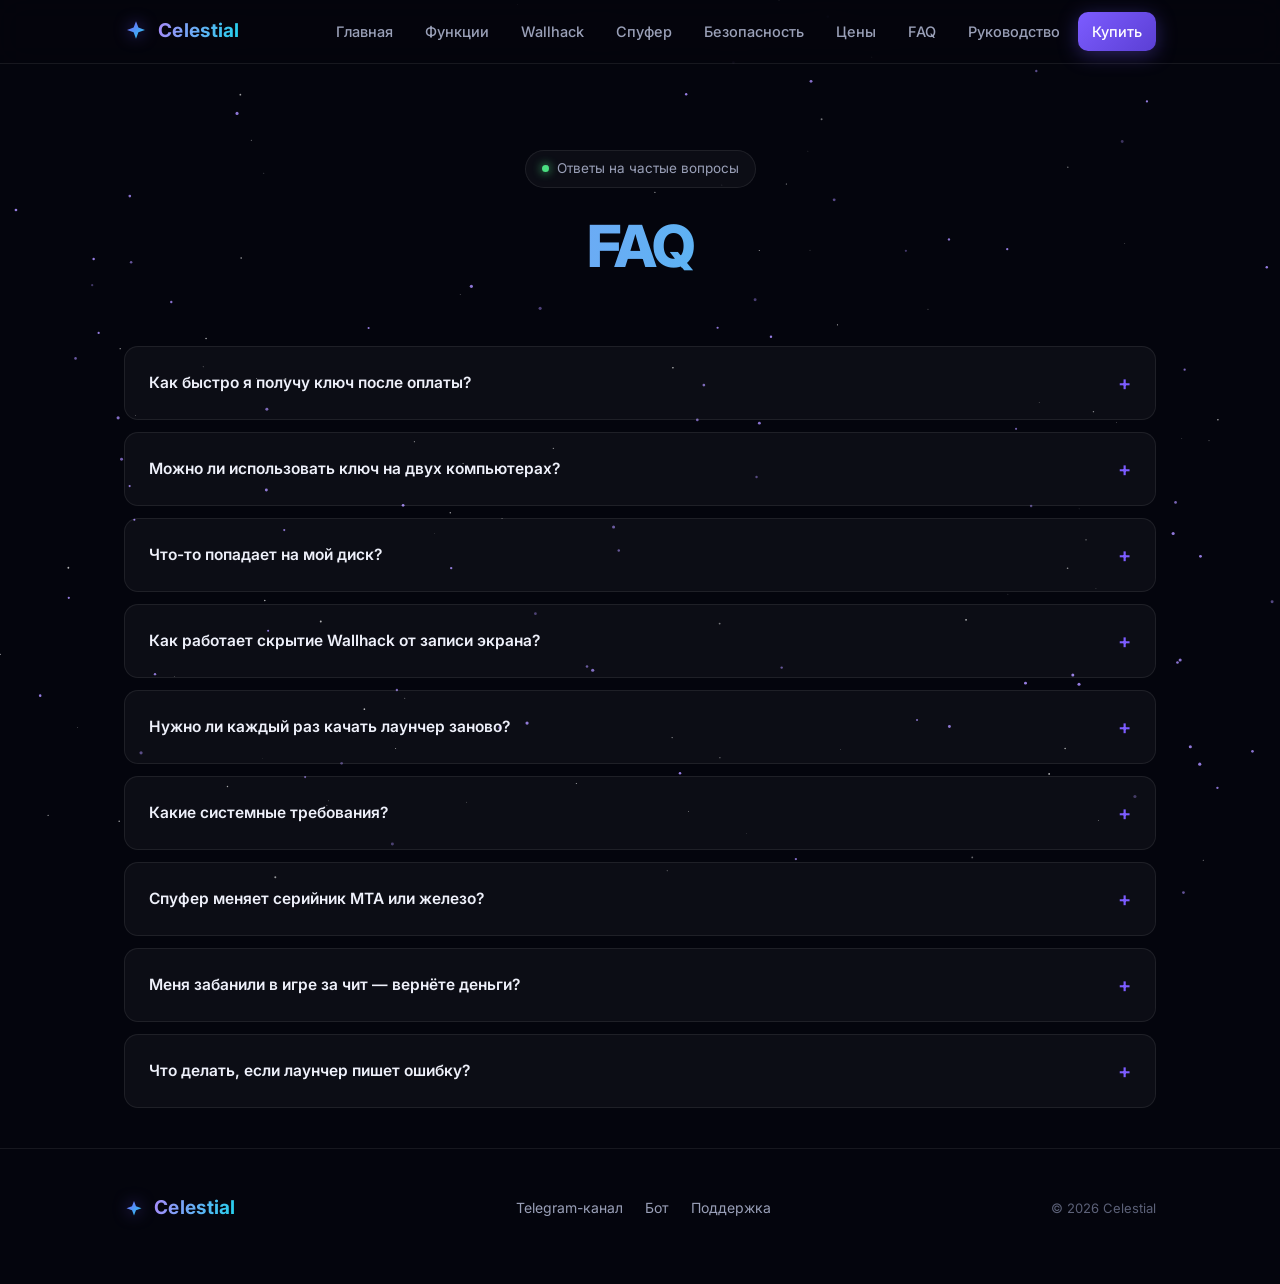
<file: faq.html>
<!DOCTYPE html>
<html lang="ru">
<head>
<meta charset="UTF-8">
<meta name="viewport" content="width=device-width, initial-scale=1">
<title>FAQ — Celestial</title>
<link rel="preconnect" href="https://fonts.googleapis.com">
<link rel="preconnect" href="https://fonts.gstatic.com" crossorigin>
<link href="https://fonts.googleapis.com/css2?family=Inter:wght@400;500;600;700;800&display=swap" rel="stylesheet">
<link rel="stylesheet" href="css/style.css">
<link rel="icon" href="data:image/svg+xml,<svg xmlns='http://www.w3.org/2000/svg' viewBox='0 0 32 32'><path d='M16 3l3.2 8.4L28 14.6l-8.8 3.2L16 26.4l-3.2-8.6L4 14.6l8.8-3.2z' fill='%237c5cff'/></svg>">
</head>
<body>
<canvas id="stars"></canvas>

<nav class="nav">
  <div class="wrap">
    <a class="brand" href="index.html">
      <svg width="24" height="24" viewBox="0 0 32 32"><path d="M16 3l3.2 8.4L28 14.6l-8.8 3.2L16 26.4l-3.2-8.6L4 14.6l8.8-3.2z" fill="url(#g1)"/><defs><linearGradient id="g1" x1="0" y1="0" x2="1" y2="1"><stop offset="0" stop-color="#7c5cff"/><stop offset="1" stop-color="#22d3ee"/></linearGradient></defs></svg>
      <span><span class="g">Celestial</span></span>
    </a>
    <div class="nav-links">
      <a href="index.html">Главная</a>
      <a href="features.html">Функции</a>
      <a href="wallhack.html">Wallhack</a>
      <a href="spoofer.html">Спуфер</a>
      <a href="security.html">Безопасность</a>
      <a href="pricing.html">Цены</a>
      <a href="faq.html">FAQ</a>
      <a href="guide.html">Руководство</a>
      <a class="cta" href="https://t.me/CelestialKeysBot" target="_blank" rel="noopener">Купить</a>
    </div>
    <button class="burger" aria-label="Меню"><span></span><span></span><span></span></button>
  </div>
</nav>

<div class="page">

<header class="hero wrap" style="padding-bottom:40px">
  <div class="badge rv"><span class="dot"></span> Ответы на частые вопросы</div>
  <h1 class="title rv" style="font-size:clamp(34px,6vw,58px)">FAQ</h1>
</header>

<section class="wrap" style="padding-top:10px">
  <div class="faq">
    <details class="rv">
      <summary>Как быстро я получу ключ после оплаты?</summary>
      <div class="a">При оплате Telegram Stars — мгновенно: ключ, файл лаунчера и ссылка в приватную группу приходят в чат с ботом автоматически. СБП и крипта подтверждаются владельцем вручную, обычно в течение нескольких минут.</div>
    </details>
    <details class="rv">
      <summary>Можно ли использовать ключ на двух компьютерах?</summary>
      <div class="a">Нет. Один ключ привязывается к одному ПК при первом входе. Привязка умная: замена пары компонентов железа не слетает, но чужой компьютер получит отказ. Если ты сменил ПК — напиши в поддержку, привязку сбросят.</div>
    </details>
    <details class="rv">
      <summary>Что-то попадает на мой диск?</summary>
      <div class="a">Только сам лаунчер. Чит и Wallhack скачиваются напрямую в оперативную память и на диск не пишутся. После инжекта лаунчер затирает данные в памяти и закрывается.</div>
    </details>
    <details class="rv">
      <summary>Как работает скрытие Wallhack от записи экрана?</summary>
      <div class="a">Окно ESP помечается системным флагом исключения из захвата. OBS, Discord, NVIDIA ShadowPlay и другие рекордеры пишут изображение игры, но не ESP. Работает при записи «только игра» — при записи всего экрана с рабочим столом окно останется видимым.</div>
    </details>
    <details class="rv">
      <summary>Нужно ли каждый раз качать лаунчер заново?</summary>
      <div class="a">Нет. Обновляем чит на сервере — ты просто перезапускаешь лаунчер, он подтягивает свежую версию в RAM. Лаунчер скачивается один раз.</div>
    </details>
    <details class="rv">
      <summary>Какие системные требования?</summary>
      <div class="a">Windows 10 x64 (для игры нужен 32-битный gta_sa.exe, он идёт с MTA), права администратора для запуска лаунчера и выключенный антивирус на время игры — защитники могут ругаться на инжект.</div>
    </details>
    <details class="rv">
      <summary>Спуфер меняет серийник MTA или железо?</summary>
      <div class="a">Только MTA-серийник — то, что видит сервер. Железо не трогает: привязка ключа Celestial и твои лицензии остаются на месте. В любой момент можно вернуть родной серийник кнопкой в лаунчере.</div>
    </details>
    <details class="rv">
      <summary>Меня забанили в игре за чит — вернёте деньги?</summary>
      <div class="a">Нет, оплата за использование не возвращается. Для таких случаев и есть спуфер серийника и приватная группа, где помогают минимизировать риски. Мошеннические действия и попытки украсть продукт ведут к блокировке ключа без возврата.</div>
    </details>
    <details class="rv">
      <summary>Что делать, если лаунчер пишет ошибку?</summary>
      <div class="a">Загляни в руководство — там разбор типовых ситуаций. Не помогло — пиши в приватную группу поддержки или <a href="https://t.me/qlewra" style="color:var(--acc2)">@qlewra</a>: ответим и разберём твою ситуацию.</div>
    </details>
  </div>
</section>

</div>

<footer>
  <div class="wrap">
    <a class="brand" href="index.html">
      <svg width="20" height="20" viewBox="0 0 32 32"><path d="M16 3l3.2 8.4L28 14.6l-8.8 3.2L16 26.4l-3.2-8.6L4 14.6l8.8-3.2z" fill="url(#g1)"/></svg>
      <span class="g">Celestial</span>
    </a>
    <div class="f-links">
      <a href="https://t.me/Celestialsv" target="_blank" rel="noopener">Telegram-канал</a>
      <a href="https://t.me/CelestialKeysBot" target="_blank" rel="noopener">Бот</a>
      <a href="https://t.me/qlewra" target="_blank" rel="noopener">Поддержка</a>
    </div>
    <div class="copy">© 2026 Celestial</div>
  </div>
</footer>

<script src="js/main.js"></script>
</body>
</html>
</file>
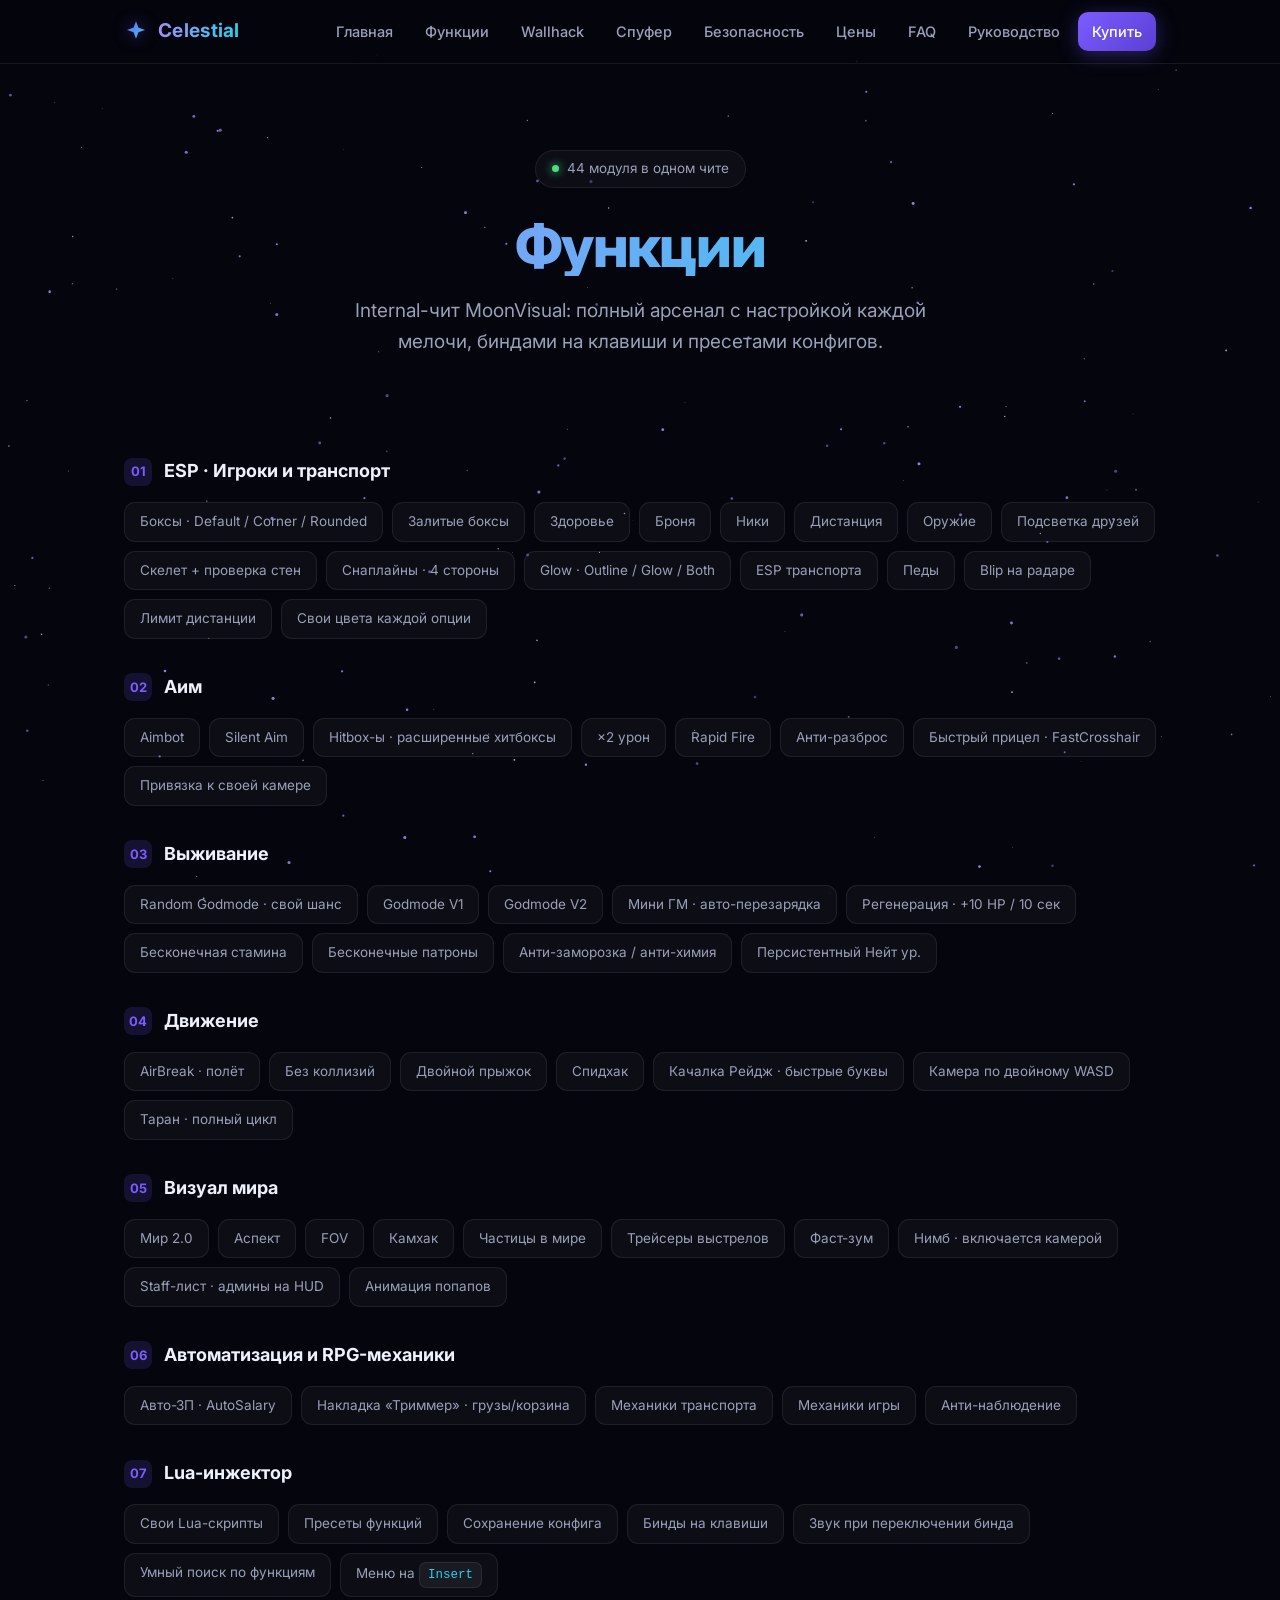
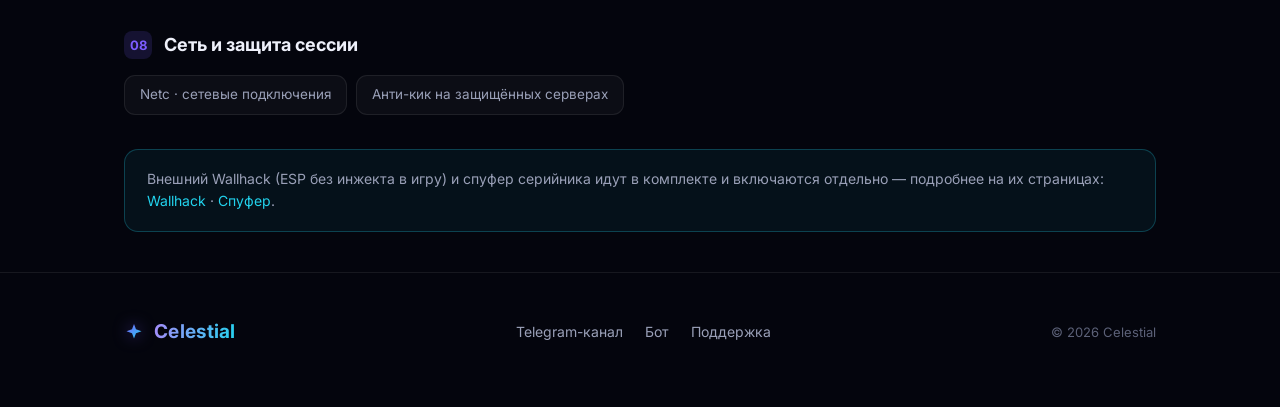
<file: features.html>
<!DOCTYPE html>
<html lang="ru">
<head>
<meta charset="UTF-8">
<meta name="viewport" content="width=device-width, initial-scale=1">
<title>Функции — Celestial</title>
<link rel="preconnect" href="https://fonts.googleapis.com">
<link rel="preconnect" href="https://fonts.gstatic.com" crossorigin>
<link href="https://fonts.googleapis.com/css2?family=Inter:wght@400;500;600;700;800&display=swap" rel="stylesheet">
<link rel="stylesheet" href="css/style.css">
<link rel="icon" href="data:image/svg+xml,<svg xmlns='http://www.w3.org/2000/svg' viewBox='0 0 32 32'><path d='M16 3l3.2 8.4L28 14.6l-8.8 3.2L16 26.4l-3.2-8.6L4 14.6l8.8-3.2z' fill='%237c5cff'/></svg>">
</head>
<body>
<canvas id="stars"></canvas>

<nav class="nav">
  <div class="wrap">
    <a class="brand" href="index.html">
      <svg width="24" height="24" viewBox="0 0 32 32"><path d="M16 3l3.2 8.4L28 14.6l-8.8 3.2L16 26.4l-3.2-8.6L4 14.6l8.8-3.2z" fill="url(#g1)"/><defs><linearGradient id="g1" x1="0" y1="0" x2="1" y2="1"><stop offset="0" stop-color="#7c5cff"/><stop offset="1" stop-color="#22d3ee"/></linearGradient></defs></svg>
      <span><span class="g">Celestial</span></span>
    </a>
    <div class="nav-links">
      <a href="index.html">Главная</a>
      <a href="features.html">Функции</a>
      <a href="wallhack.html">Wallhack</a>
      <a href="spoofer.html">Спуфер</a>
      <a href="security.html">Безопасность</a>
      <a href="pricing.html">Цены</a>
      <a href="faq.html">FAQ</a>
      <a href="guide.html">Руководство</a>
      <a class="cta" href="https://t.me/CelestialKeysBot" target="_blank" rel="noopener">Купить</a>
    </div>
    <button class="burger" aria-label="Меню"><span></span><span></span><span></span></button>
  </div>
</nav>

<div class="page">

<header class="hero wrap" style="padding-bottom:40px">
  <div class="badge rv"><span class="dot"></span> 44 модуля в одном чите</div>
  <h1 class="title rv" style="font-size:clamp(34px,6vw,58px)">Функции</h1>
  <p class="sub rv">Internal-чит MoonVisual: полный арсенал с настройкой каждой мелочи, биндами на клавиши и пресетами конфигов.</p>
</header>

<section class="wrap" style="padding-top:20px">

  <div class="fgroup rv">
    <div class="gtitle"><span class="n">01</span> ESP · Игроки и транспорт</div>
    <div class="chips">
      <span class="chip">Боксы · Default / Corner / Rounded</span>
      <span class="chip">Залитые боксы</span>
      <span class="chip">Здоровье</span>
      <span class="chip">Броня</span>
      <span class="chip">Ники</span>
      <span class="chip">Дистанция</span>
      <span class="chip">Оружие</span>
      <span class="chip">Подсветка друзей</span>
      <span class="chip">Скелет + проверка стен</span>
      <span class="chip">Снаплайны · 4 стороны</span>
      <span class="chip">Glow · Outline / Glow / Both</span>
      <span class="chip">ESP транспорта</span>
      <span class="chip">Педы</span>
      <span class="chip">Blip на радаре</span>
      <span class="chip">Лимит дистанции</span>
      <span class="chip">Свои цвета каждой опции</span>
    </div>
  </div>

  <div class="fgroup rv">
    <div class="gtitle"><span class="n">02</span> Аим</div>
    <div class="chips">
      <span class="chip">Aimbot</span>
      <span class="chip">Silent Aim</span>
      <span class="chip">Hitbox-ы · расширенные хитбоксы</span>
      <span class="chip">×2 урон</span>
      <span class="chip">Rapid Fire</span>
      <span class="chip">Анти-разброс</span>
      <span class="chip">Быстрый прицел · FastCrosshair</span>
      <span class="chip">Привязка к своей камере</span>
    </div>
  </div>

  <div class="fgroup rv">
    <div class="gtitle"><span class="n">03</span> Выживание</div>
    <div class="chips">
      <span class="chip">Random Godmode · свой шанс</span>
      <span class="chip">Godmode V1</span>
      <span class="chip">Godmode V2</span>
      <span class="chip">Мини ГМ · авто-перезарядка</span>
      <span class="chip">Регенерация · +10 HP / 10 сек</span>
      <span class="chip">Бесконечная стамина</span>
      <span class="chip">Бесконечные патроны</span>
      <span class="chip">Анти-заморозка / анти-химия</span>
      <span class="chip">Персистентный Нейт ур.</span>
    </div>
  </div>

  <div class="fgroup rv">
    <div class="gtitle"><span class="n">04</span> Движение</div>
    <div class="chips">
      <span class="chip">AirBreak · полёт</span>
      <span class="chip">Без коллизий</span>
      <span class="chip">Двойной прыжок</span>
      <span class="chip">Спидхак</span>
      <span class="chip">Качалка Рейдж · быстрые буквы</span>
      <span class="chip">Камера по двойному WASD</span>
      <span class="chip">Таран · полный цикл</span>
    </div>
  </div>

  <div class="fgroup rv">
    <div class="gtitle"><span class="n">05</span> Визуал мира</div>
    <div class="chips">
      <span class="chip">Мир 2.0</span>
      <span class="chip">Аспект</span>
      <span class="chip">FOV</span>
      <span class="chip">Камхак</span>
      <span class="chip">Частицы в мире</span>
      <span class="chip">Трейсеры выстрелов</span>
      <span class="chip">Фаст-зум</span>
      <span class="chip">Нимб · включается камерой</span>
      <span class="chip">Staff-лист · админы на HUD</span>
      <span class="chip">Анимация попапов</span>
    </div>
  </div>

  <div class="fgroup rv">
    <div class="gtitle"><span class="n">06</span> Автоматизация и RPG-механики</div>
    <div class="chips">
      <span class="chip">Авто-ЗП · AutoSalary</span>
      <span class="chip">Накладка «Триммер» · грузы/корзина</span>
      <span class="chip">Механики транспорта</span>
      <span class="chip">Механики игры</span>
      <span class="chip">Анти-наблюдение</span>
    </div>
  </div>

  <div class="fgroup rv">
    <div class="gtitle"><span class="n">07</span> Lua-инжектор</div>
    <div class="chips">
      <span class="chip">Свои Lua-скрипты</span>
      <span class="chip">Пресеты функций</span>
      <span class="chip">Сохранение конфига</span>
      <span class="chip">Бинды на клавиши</span>
      <span class="chip">Звук при переключении бинда</span>
      <span class="chip">Умный поиск по функциям</span>
      <span class="chip">Меню на <span class="kbd">Insert</span></span>
    </div>
  </div>

  <div class="fgroup rv">
    <div class="gtitle"><span class="n">08</span> Сеть и защита сессии</div>
    <div class="chips">
      <span class="chip">Netc · сетевые подключения</span>
      <span class="chip">Анти-кик на защищённых серверах</span>
    </div>
  </div>

  <div class="note rv" style="margin-top:30px">
    Внешний Wallhack (ESP без инжекта в игру) и спуфер серийника идут в комплекте и включаются отдельно — подробнее на их страницах: <a href="wallhack.html" style="color:var(--acc2)">Wallhack</a> · <a href="spoofer.html" style="color:var(--acc2)">Спуфер</a>.
  </div>
</section>

</div>

<footer>
  <div class="wrap">
    <a class="brand" href="index.html">
      <svg width="20" height="20" viewBox="0 0 32 32"><path d="M16 3l3.2 8.4L28 14.6l-8.8 3.2L16 26.4l-3.2-8.6L4 14.6l8.8-3.2z" fill="url(#g1)"/></svg>
      <span class="g">Celestial</span>
    </a>
    <div class="f-links">
      <a href="https://t.me/Celestialsv" target="_blank" rel="noopener">Telegram-канал</a>
      <a href="https://t.me/CelestialKeysBot" target="_blank" rel="noopener">Бот</a>
      <a href="https://t.me/qlewra" target="_blank" rel="noopener">Поддержка</a>
    </div>
    <div class="copy">© 2026 Celestial</div>
  </div>
</footer>

<script src="js/main.js"></script>
</body>
</html>
</file>
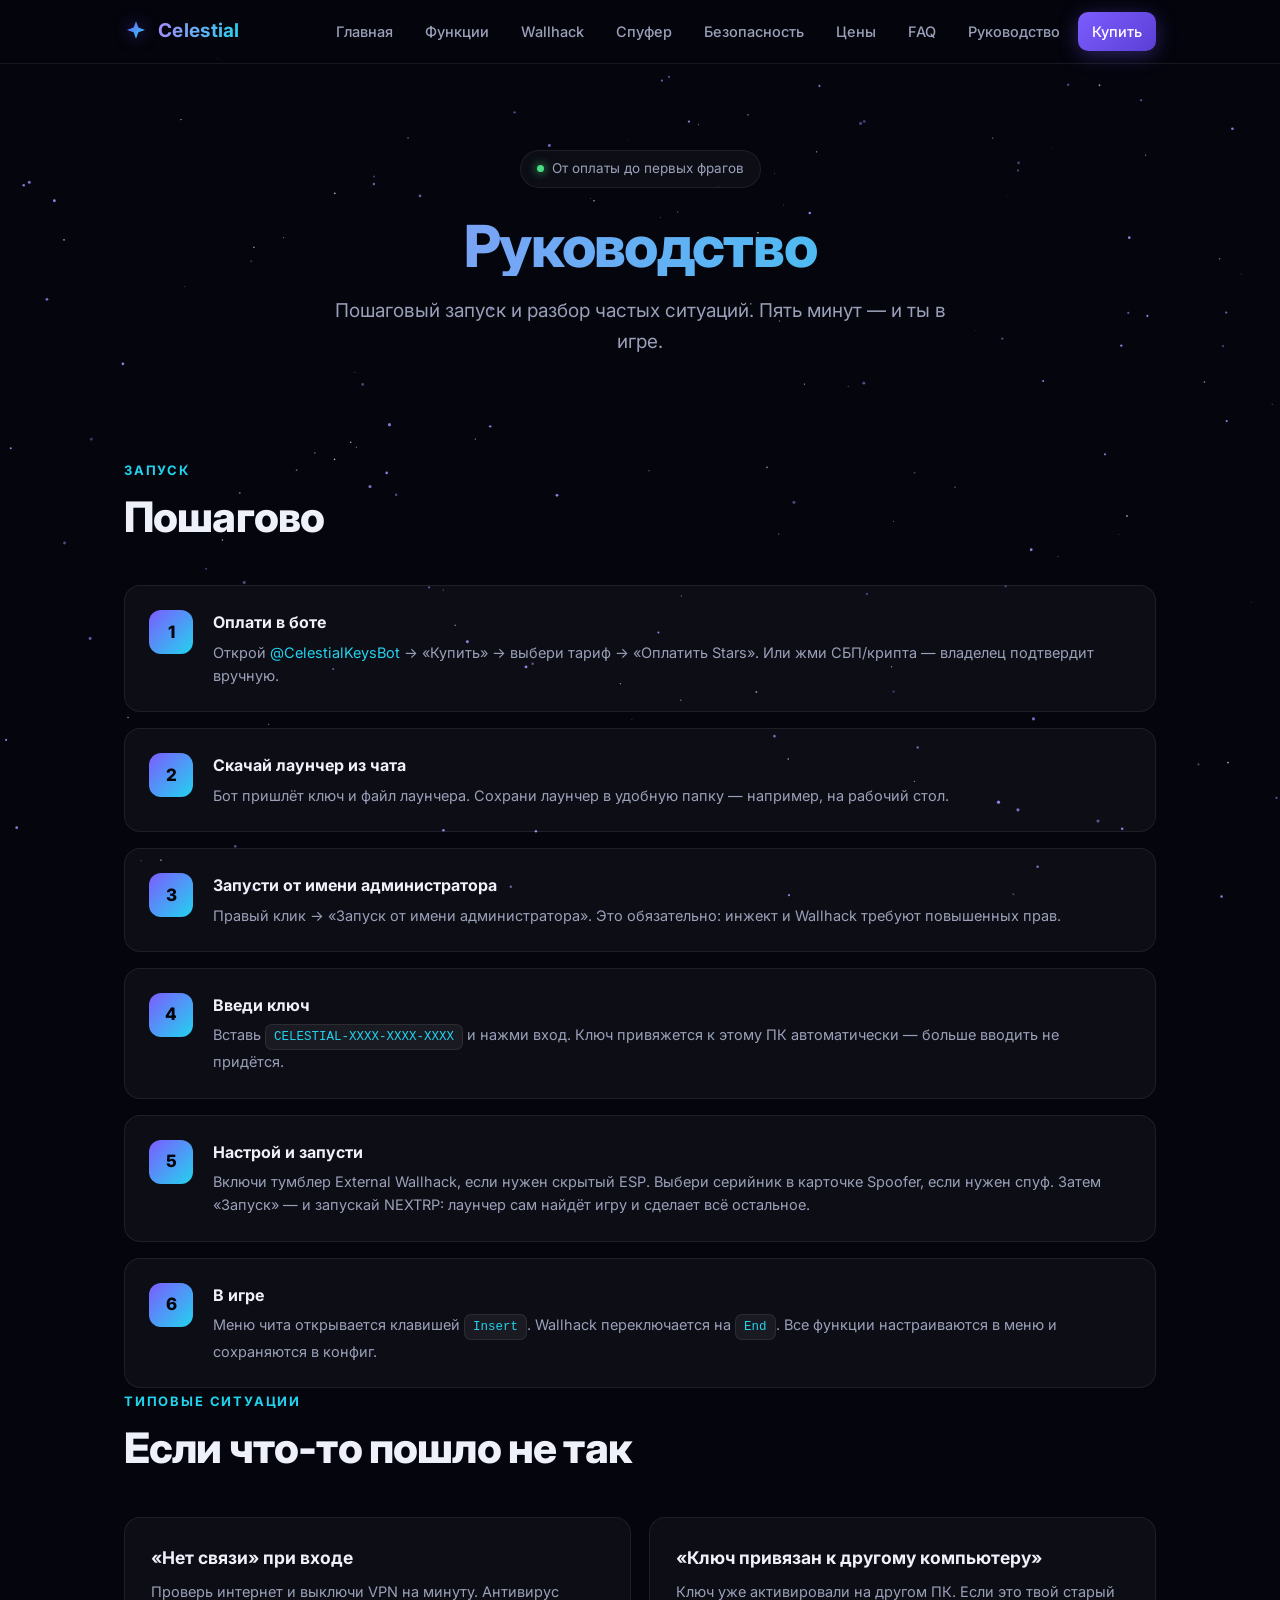
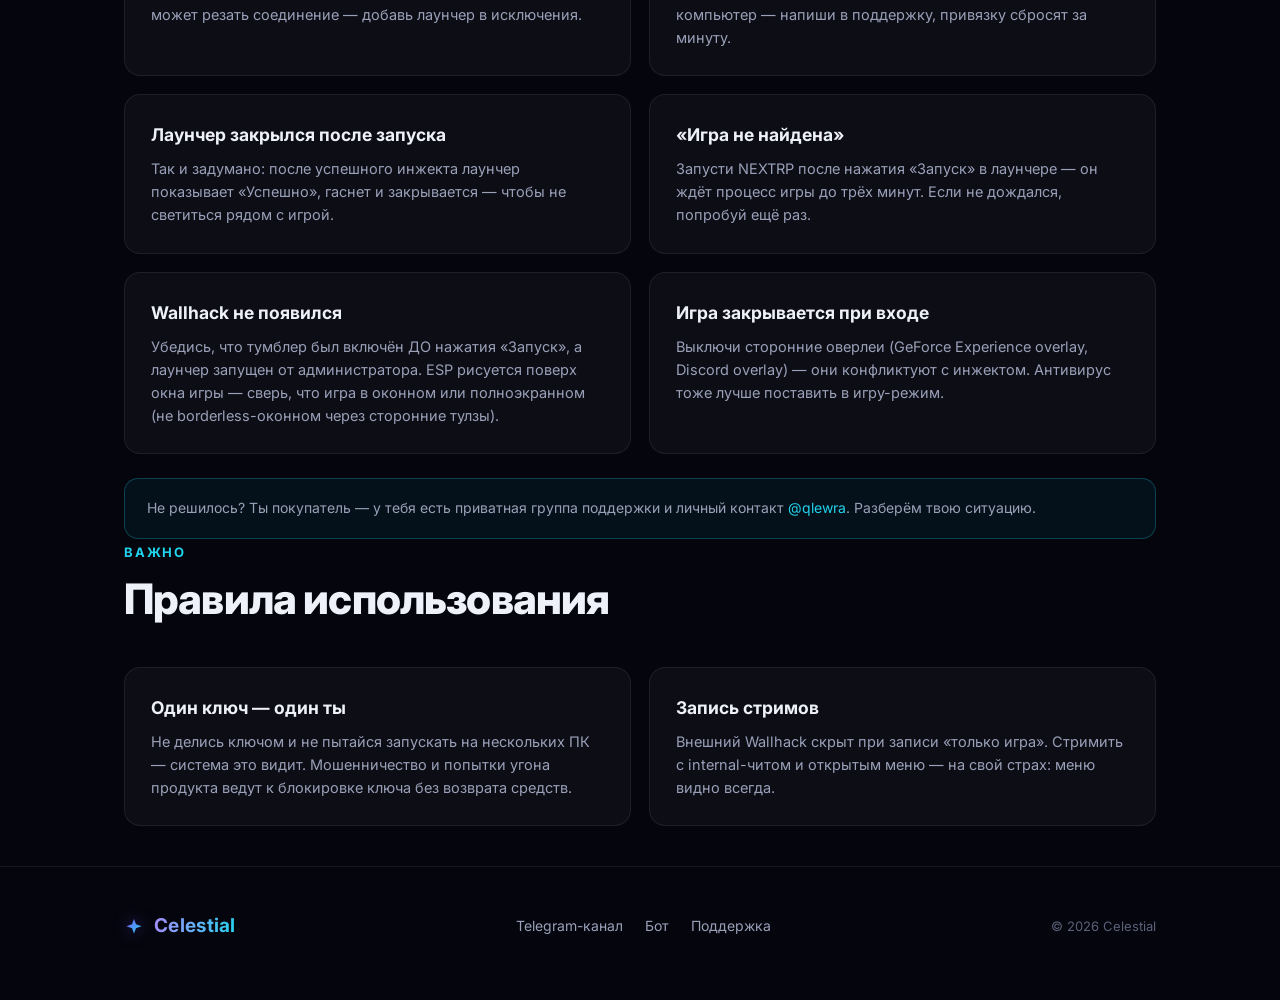
<file: guide.html>
<!DOCTYPE html>
<html lang="ru">
<head>
<meta charset="UTF-8">
<meta name="viewport" content="width=device-width, initial-scale=1">
<title>Руководство — Celestial</title>
<link rel="preconnect" href="https://fonts.googleapis.com">
<link rel="preconnect" href="https://fonts.gstatic.com" crossorigin>
<link href="https://fonts.googleapis.com/css2?family=Inter:wght@400;500;600;700;800&display=swap" rel="stylesheet">
<link rel="stylesheet" href="css/style.css">
<link rel="icon" href="data:image/svg+xml,<svg xmlns='http://www.w3.org/2000/svg' viewBox='0 0 32 32'><path d='M16 3l3.2 8.4L28 14.6l-8.8 3.2L16 26.4l-3.2-8.6L4 14.6l8.8-3.2z' fill='%237c5cff'/></svg>">
</head>
<body>
<canvas id="stars"></canvas>

<nav class="nav">
  <div class="wrap">
    <a class="brand" href="index.html">
      <svg width="24" height="24" viewBox="0 0 32 32"><path d="M16 3l3.2 8.4L28 14.6l-8.8 3.2L16 26.4l-3.2-8.6L4 14.6l8.8-3.2z" fill="url(#g1)"/><defs><linearGradient id="g1" x1="0" y1="0" x2="1" y2="1"><stop offset="0" stop-color="#7c5cff"/><stop offset="1" stop-color="#22d3ee"/></linearGradient></defs></svg>
      <span><span class="g">Celestial</span></span>
    </a>
    <div class="nav-links">
      <a href="index.html">Главная</a>
      <a href="features.html">Функции</a>
      <a href="wallhack.html">Wallhack</a>
      <a href="spoofer.html">Спуфер</a>
      <a href="security.html">Безопасность</a>
      <a href="pricing.html">Цены</a>
      <a href="faq.html">FAQ</a>
      <a href="guide.html">Руководство</a>
      <a class="cta" href="https://t.me/CelestialKeysBot" target="_blank" rel="noopener">Купить</a>
    </div>
    <button class="burger" aria-label="Меню"><span></span><span></span><span></span></button>
  </div>
</nav>

<div class="page">

<header class="hero wrap" style="padding-bottom:40px">
  <div class="badge rv"><span class="dot"></span> От оплаты до первых фрагов</div>
  <h1 class="title rv" style="font-size:clamp(34px,6vw,58px)">Руководство</h1>
  <p class="sub rv">Пошаговый запуск и разбор частых ситуаций. Пять минут — и ты в игре.</p>
</header>

<section class="wrap" style="padding-top:20px">
  <div class="sec-head rv">
    <span class="kicker">Запуск</span>
    <h2>Пошагово</h2>
  </div>
  <div class="steps">
    <div class="step rv"><div class="num">1</div><div><h4>Оплати в боте</h4><p>Открой <a href="https://t.me/CelestialKeysBot" style="color:var(--acc2)">@CelestialKeysBot</a> → «Купить» → выбери тариф → «Оплатить Stars». Или жми СБП/крипта — владелец подтвердит вручную.</p></div></div>
    <div class="step rv"><div class="num">2</div><div><h4>Скачай лаунчер из чата</h4><p>Бот пришлёт ключ и файл лаунчера. Сохрани лаунчер в удобную папку — например, на рабочий стол.</p></div></div>
    <div class="step rv"><div class="num">3</div><div><h4>Запусти от имени администратора</h4><p>Правый клик → «Запуск от имени администратора». Это обязательно: инжект и Wallhack требуют повышенных прав.</p></div></div>
    <div class="step rv"><div class="num">4</div><div><h4>Введи ключ</h4><p>Вставь <span class="kbd">CELESTIAL-XXXX-XXXX-XXXX</span> и нажми вход. Ключ привяжется к этому ПК автоматически — больше вводить не придётся.</p></div></div>
    <div class="step rv"><div class="num">5</div><div><h4>Настрой и запусти</h4><p>Включи тумблер External Wallhack, если нужен скрытый ESP. Выбери серийник в карточке Spoofer, если нужен спуф. Затем «Запуск» — и запускай NEXTRP: лаунчер сам найдёт игру и сделает всё остальное.</p></div></div>
    <div class="step rv"><div class="num">6</div><div><h4>В игре</h4><p>Меню чита открывается клавишей <span class="kbd">Insert</span>. Wallhack переключается на <span class="kbd">End</span>. Все функции настраиваются в меню и сохраняются в конфиг.</p></div></div>
  </div>
</section>

<section class="wrap">
  <div class="sec-head rv">
    <span class="kicker">Типовые ситуации</span>
    <h2>Если что-то пошло не так</h2>
  </div>
  <div class="grid g2">
    <div class="card rv">
      <h3>«Нет связи» при входе</h3>
      <p>Проверь интернет и выключи VPN на минуту. Антивирус может резать соединение — добавь лаунчер в исключения.</p>
    </div>
    <div class="card rv">
      <h3>«Ключ привязан к другому компьютеру»</h3>
      <p>Ключ уже активировали на другом ПК. Если это твой старый компьютер — напиши в поддержку, привязку сбросят за минуту.</p>
    </div>
    <div class="card rv">
      <h3>Лаунчер закрылся после запуска</h3>
      <p>Так и задумано: после успешного инжекта лаунчер показывает «Успешно», гаснет и закрывается — чтобы не светиться рядом с игрой.</p>
    </div>
    <div class="card rv">
      <h3>«Игра не найдена»</h3>
      <p>Запусти NEXTRP после нажатия «Запуск» в лаунчере — он ждёт процесс игры до трёх минут. Если не дождался, попробуй ещё раз.</p>
    </div>
    <div class="card rv">
      <h3>Wallhack не появился</h3>
      <p>Убедись, что тумблер был включён ДО нажатия «Запуск», а лаунчер запущен от администратора. ESP рисуется поверх окна игры — сверь, что игра в оконном или полноэкранном (не borderless-оконном через сторонние тулзы).</p>
    </div>
    <div class="card rv">
      <h3>Игра закрывается при входе</h3>
      <p>Выключи сторонние оверлеи (GeForce Experience overlay, Discord overlay) — они конфликтуют с инжектом. Антивирус тоже лучше поставить в игру-режим.</p>
    </div>
  </div>
  <div class="note rv" style="margin-top:24px">
    Не решилось? Ты покупатель — у тебя есть приватная группа поддержки и личный контакт <a href="https://t.me/qlewra" style="color:var(--acc2)">@qlewra</a>. Разберём твою ситуацию.
  </div>
</section>

<section class="wrap">
  <div class="sec-head rv">
    <span class="kicker">Важно</span>
    <h2>Правила использования</h2>
  </div>
  <div class="grid g2">
    <div class="card rv">
      <h3>Один ключ — один ты</h3>
      <p>Не делись ключом и не пытайся запускать на нескольких ПК — система это видит. Мошенничество и попытки угона продукта ведут к блокировке ключа без возврата средств.</p>
    </div>
    <div class="card rv">
      <h3>Запись стримов</h3>
      <p>Внешний Wallhack скрыт при записи «только игра». Стримить с internal-читом и открытым меню — на свой страх: меню видно всегда.</p>
    </div>
  </div>
</section>

</div>

<footer>
  <div class="wrap">
    <a class="brand" href="index.html">
      <svg width="20" height="20" viewBox="0 0 32 32"><path d="M16 3l3.2 8.4L28 14.6l-8.8 3.2L16 26.4l-3.2-8.6L4 14.6l8.8-3.2z" fill="url(#g1)"/></svg>
      <span class="g">Celestial</span>
    </a>
    <div class="f-links">
      <a href="https://t.me/Celestialsv" target="_blank" rel="noopener">Telegram-канал</a>
      <a href="https://t.me/CelestialKeysBot" target="_blank" rel="noopener">Бот</a>
      <a href="https://t.me/qlewra" target="_blank" rel="noopener">Поддержка</a>
    </div>
    <div class="copy">© 2026 Celestial</div>
  </div>
</footer>

<script src="js/main.js"></script>
</body>
</html>
</file>
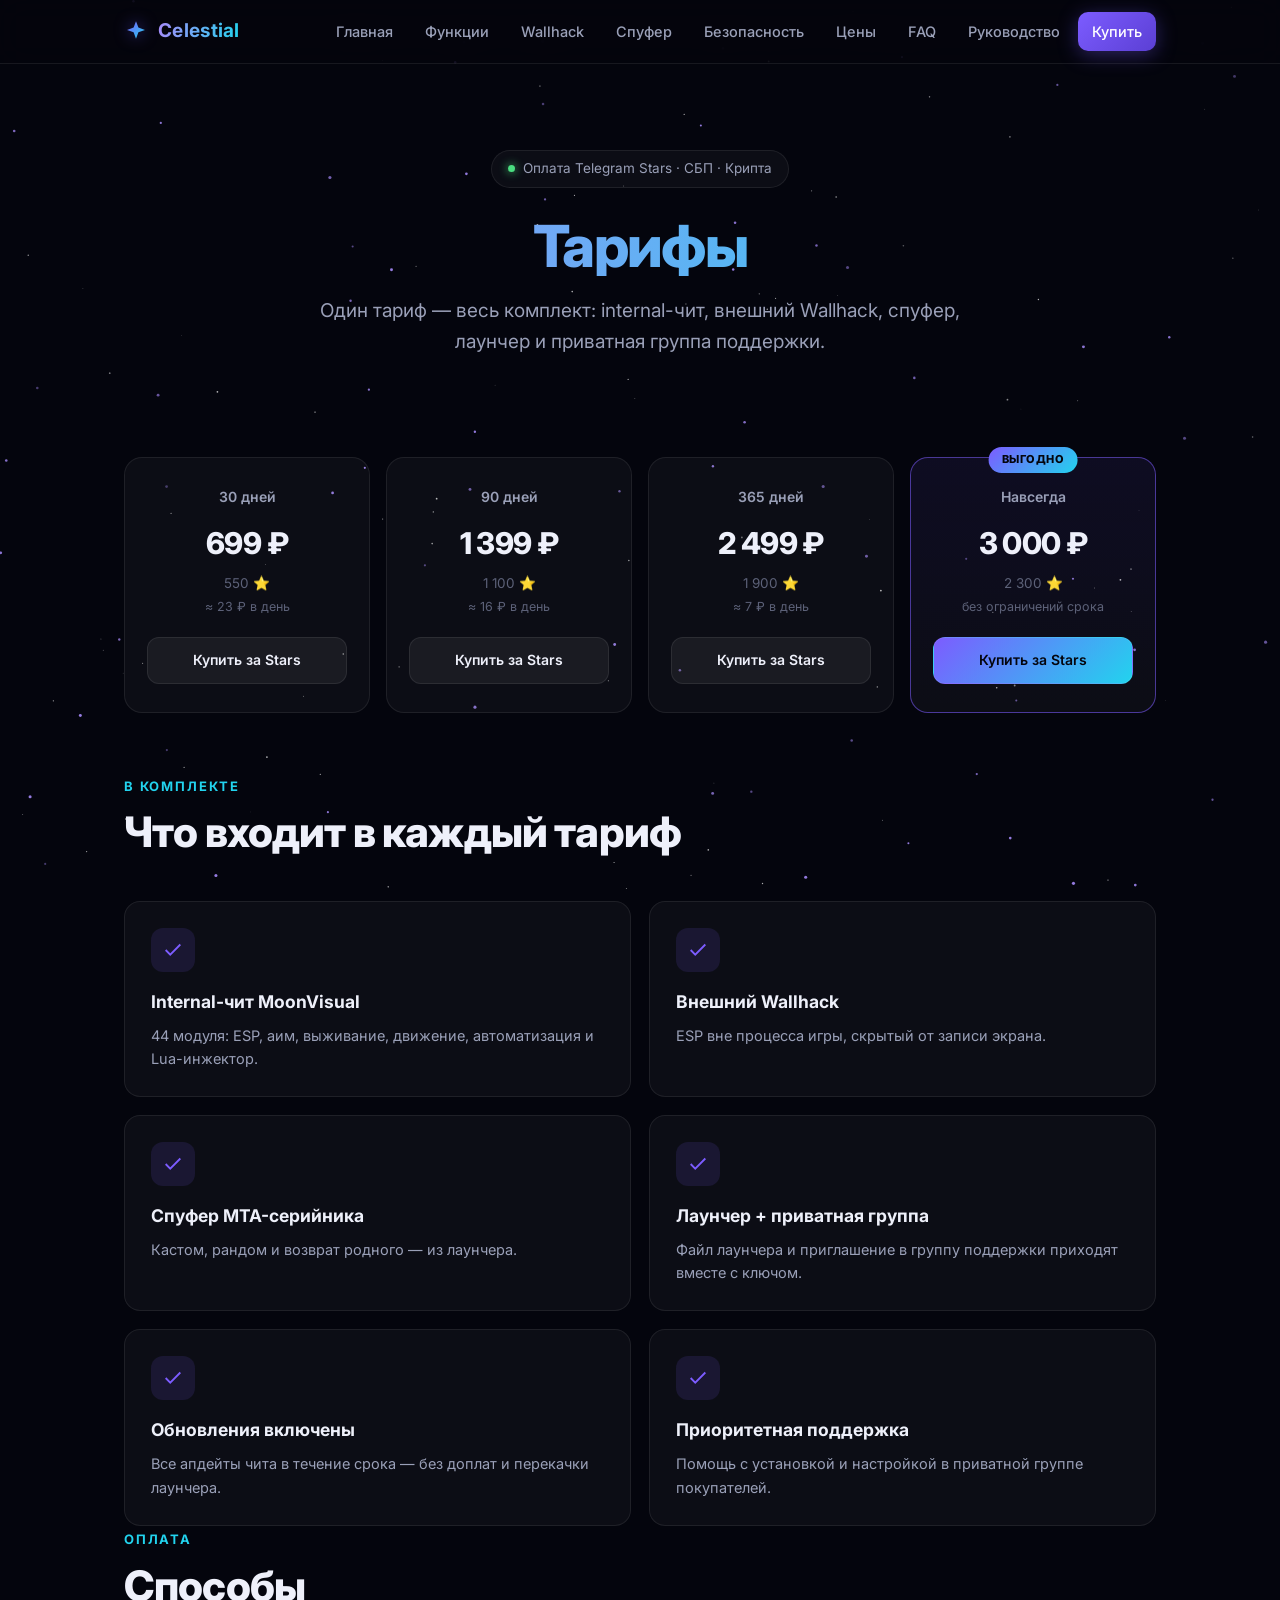
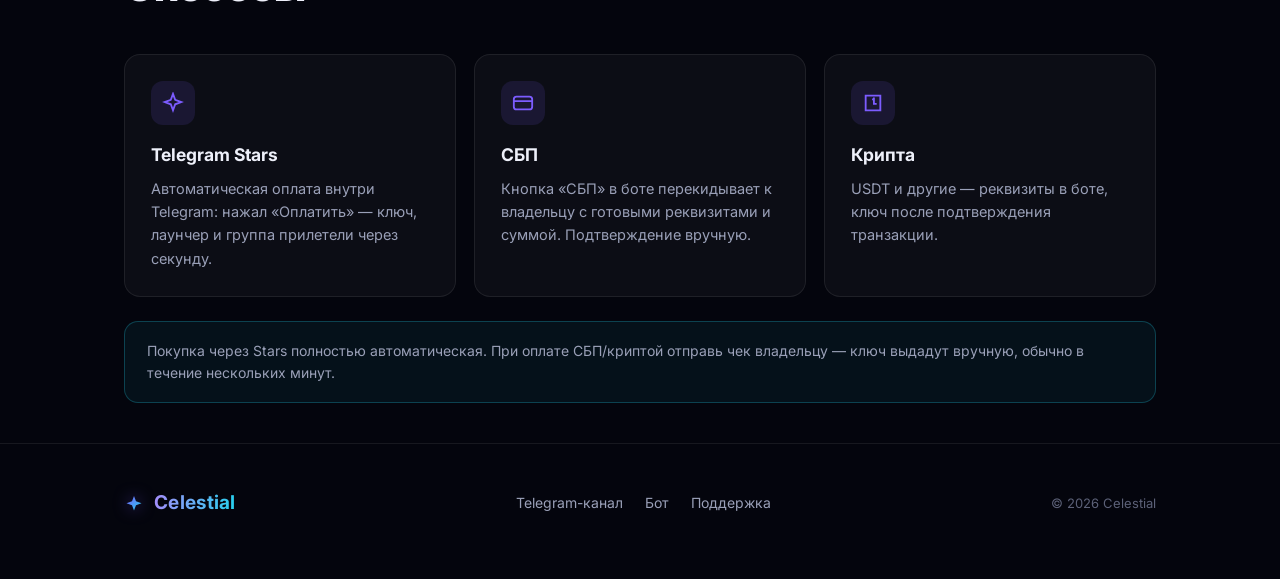
<file: pricing.html>
<!DOCTYPE html>
<html lang="ru">
<head>
<meta charset="UTF-8">
<meta name="viewport" content="width=device-width, initial-scale=1">
<title>Цены — Celestial</title>
<link rel="preconnect" href="https://fonts.googleapis.com">
<link rel="preconnect" href="https://fonts.gstatic.com" crossorigin>
<link href="https://fonts.googleapis.com/css2?family=Inter:wght@400;500;600;700;800&display=swap" rel="stylesheet">
<link rel="stylesheet" href="css/style.css">
<link rel="icon" href="data:image/svg+xml,<svg xmlns='http://www.w3.org/2000/svg' viewBox='0 0 32 32'><path d='M16 3l3.2 8.4L28 14.6l-8.8 3.2L16 26.4l-3.2-8.6L4 14.6l8.8-3.2z' fill='%237c5cff'/></svg>">
</head>
<body>
<canvas id="stars"></canvas>

<nav class="nav">
  <div class="wrap">
    <a class="brand" href="index.html">
      <svg width="24" height="24" viewBox="0 0 32 32"><path d="M16 3l3.2 8.4L28 14.6l-8.8 3.2L16 26.4l-3.2-8.6L4 14.6l8.8-3.2z" fill="url(#g1)"/><defs><linearGradient id="g1" x1="0" y1="0" x2="1" y2="1"><stop offset="0" stop-color="#7c5cff"/><stop offset="1" stop-color="#22d3ee"/></linearGradient></defs></svg>
      <span><span class="g">Celestial</span></span>
    </a>
    <div class="nav-links">
      <a href="index.html">Главная</a>
      <a href="features.html">Функции</a>
      <a href="wallhack.html">Wallhack</a>
      <a href="spoofer.html">Спуфер</a>
      <a href="security.html">Безопасность</a>
      <a href="pricing.html">Цены</a>
      <a href="faq.html">FAQ</a>
      <a href="guide.html">Руководство</a>
      <a class="cta" href="https://t.me/CelestialKeysBot" target="_blank" rel="noopener">Купить</a>
    </div>
    <button class="burger" aria-label="Меню"><span></span><span></span><span></span></button>
  </div>
</nav>

<div class="page">

<header class="hero wrap" style="padding-bottom:40px">
  <div class="badge rv"><span class="dot"></span> Оплата Telegram Stars · СБП · Крипта</div>
  <h1 class="title rv" style="font-size:clamp(34px,6vw,58px)">Тарифы</h1>
  <p class="sub rv">Один тариф — весь комплект: internal-чит, внешний Wallhack, спуфер, лаунчер и приватная группа поддержки.</p>
</header>

<section class="wrap" style="padding-top:20px">
  <div class="plans">
    <div class="plan rv">
      <div class="dur">30 дней</div>
      <div class="price">699 ₽</div>
      <div class="stars">550 ⭐</div>
      <div class="per">≈ 23 ₽ в день</div>
      <a href="https://t.me/CelestialKeysBot" target="_blank" rel="noopener">Купить за Stars</a>
    </div>
    <div class="plan rv">
      <div class="dur">90 дней</div>
      <div class="price">1 399 ₽</div>
      <div class="stars">1 100 ⭐</div>
      <div class="per">≈ 16 ₽ в день</div>
      <a href="https://t.me/CelestialKeysBot" target="_blank" rel="noopener">Купить за Stars</a>
    </div>
    <div class="plan rv">
      <div class="dur">365 дней</div>
      <div class="price">2 499 ₽</div>
      <div class="stars">1 900 ⭐</div>
      <div class="per">≈ 7 ₽ в день</div>
      <a href="https://t.me/CelestialKeysBot" target="_blank" rel="noopener">Купить за Stars</a>
    </div>
    <div class="plan best rv">
      <div class="best-tag">ВЫГОДНО</div>
      <div class="dur">Навсегда</div>
      <div class="price">3 000 ₽</div>
      <div class="stars">2 300 ⭐</div>
      <div class="per">без ограничений срока</div>
      <a href="https://t.me/CelestialKeysBot" target="_blank" rel="noopener">Купить за Stars</a>
    </div>
  </div>

  <div class="sec-head rv" style="margin-top:60px">
    <span class="kicker">В комплекте</span>
    <h2>Что входит в каждый тариф</h2>
  </div>
  <div class="grid g2">
    <div class="card rv">
      <div class="ic"><svg width="22" height="22" viewBox="0 0 24 24" fill="none" stroke-width="2"><path d="M20 6L9 17l-5-5"/></svg></div>
      <h3>Internal-чит MoonVisual</h3>
      <p>44 модуля: ESP, аим, выживание, движение, автоматизация и Lua-инжектор.</p>
    </div>
    <div class="card rv">
      <div class="ic"><svg width="22" height="22" viewBox="0 0 24 24" fill="none" stroke-width="2"><path d="M20 6L9 17l-5-5"/></svg></div>
      <h3>Внешний Wallhack</h3>
      <p>ESP вне процесса игры, скрытый от записи экрана.</p>
    </div>
    <div class="card rv">
      <div class="ic"><svg width="22" height="22" viewBox="0 0 24 24" fill="none" stroke-width="2"><path d="M20 6L9 17l-5-5"/></svg></div>
      <h3>Спуфер MTA-серийника</h3>
      <p>Кастом, рандом и возврат родного — из лаунчера.</p>
    </div>
    <div class="card rv">
      <div class="ic"><svg width="22" height="22" viewBox="0 0 24 24" fill="none" stroke-width="2"><path d="M20 6L9 17l-5-5"/></svg></div>
      <h3>Лаунчер + приватная группа</h3>
      <p>Файл лаунчера и приглашение в группу поддержки приходят вместе с ключом.</p>
    </div>
    <div class="card rv">
      <div class="ic"><svg width="22" height="22" viewBox="0 0 24 24" fill="none" stroke-width="2"><path d="M20 6L9 17l-5-5"/></svg></div>
      <h3>Обновления включены</h3>
      <p>Все апдейты чита в течение срока — без доплат и перекачки лаунчера.</p>
    </div>
    <div class="card rv">
      <div class="ic"><svg width="22" height="22" viewBox="0 0 24 24" fill="none" stroke-width="2"><path d="M20 6L9 17l-5-5"/></svg></div>
      <h3>Приоритетная поддержка</h3>
      <p>Помощь с установкой и настройкой в приватной группе покупателей.</p>
    </div>
  </div>
</section>

<section class="wrap">
  <div class="sec-head rv">
    <span class="kicker">Оплата</span>
    <h2>Способы</h2>
  </div>
  <div class="grid g3">
    <div class="card rv">
      <div class="ic"><svg width="22" height="22" viewBox="0 0 24 24" fill="none" stroke-width="2"><path d="M12 2l2.4 6.6L21 11l-6.6 2.4L12 20l-2.4-6.6L3 11l6.6-2.4z"/></svg></div>
      <h3>Telegram Stars</h3>
      <p>Автоматическая оплата внутри Telegram: нажал «Оплатить» — ключ, лаунчер и группа прилетели через секунду.</p>
    </div>
    <div class="card rv">
      <div class="ic"><svg width="22" height="22" viewBox="0 0 24 24" fill="none" stroke-width="2"><rect x="2" y="5" width="20" height="14" rx="3"/><path d="M2 10h20"/></svg></div>
      <h3>СБП</h3>
      <p>Кнопка «СБП» в боте перекидывает к владельцу с готовыми реквизитами и суммой. Подтверждение вручную.</p>
    </div>
    <div class="card rv">
      <div class="ic"><svg width="22" height="22" viewBox="0 0 24 24" fill="none" stroke-width="2"><path d="M13 8V6M11 8h2v5h3M4 4h16v16H4zM9 17h.01M15 17h.01"/></svg></div>
      <h3>Крипта</h3>
      <p>USDT и другие — реквизиты в боте, ключ после подтверждения транзакции.</p>
    </div>
  </div>
  <div class="note rv" style="margin-top:24px">
    Покупка через Stars полностью автоматическая. При оплате СБП/криптой отправь чек владельцу — ключ выдадут вручную, обычно в течение нескольких минут.
  </div>
</section>

</div>

<footer>
  <div class="wrap">
    <a class="brand" href="index.html">
      <svg width="20" height="20" viewBox="0 0 32 32"><path d="M16 3l3.2 8.4L28 14.6l-8.8 3.2L16 26.4l-3.2-8.6L4 14.6l8.8-3.2z" fill="url(#g1)"/></svg>
      <span class="g">Celestial</span>
    </a>
    <div class="f-links">
      <a href="https://t.me/Celestialsv" target="_blank" rel="noopener">Telegram-канал</a>
      <a href="https://t.me/CelestialKeysBot" target="_blank" rel="noopener">Бот</a>
      <a href="https://t.me/qlewra" target="_blank" rel="noopener">Поддержка</a>
    </div>
    <div class="copy">© 2026 Celestial</div>
  </div>
</footer>

<script src="js/main.js"></script>
</body>
</html>
</file>
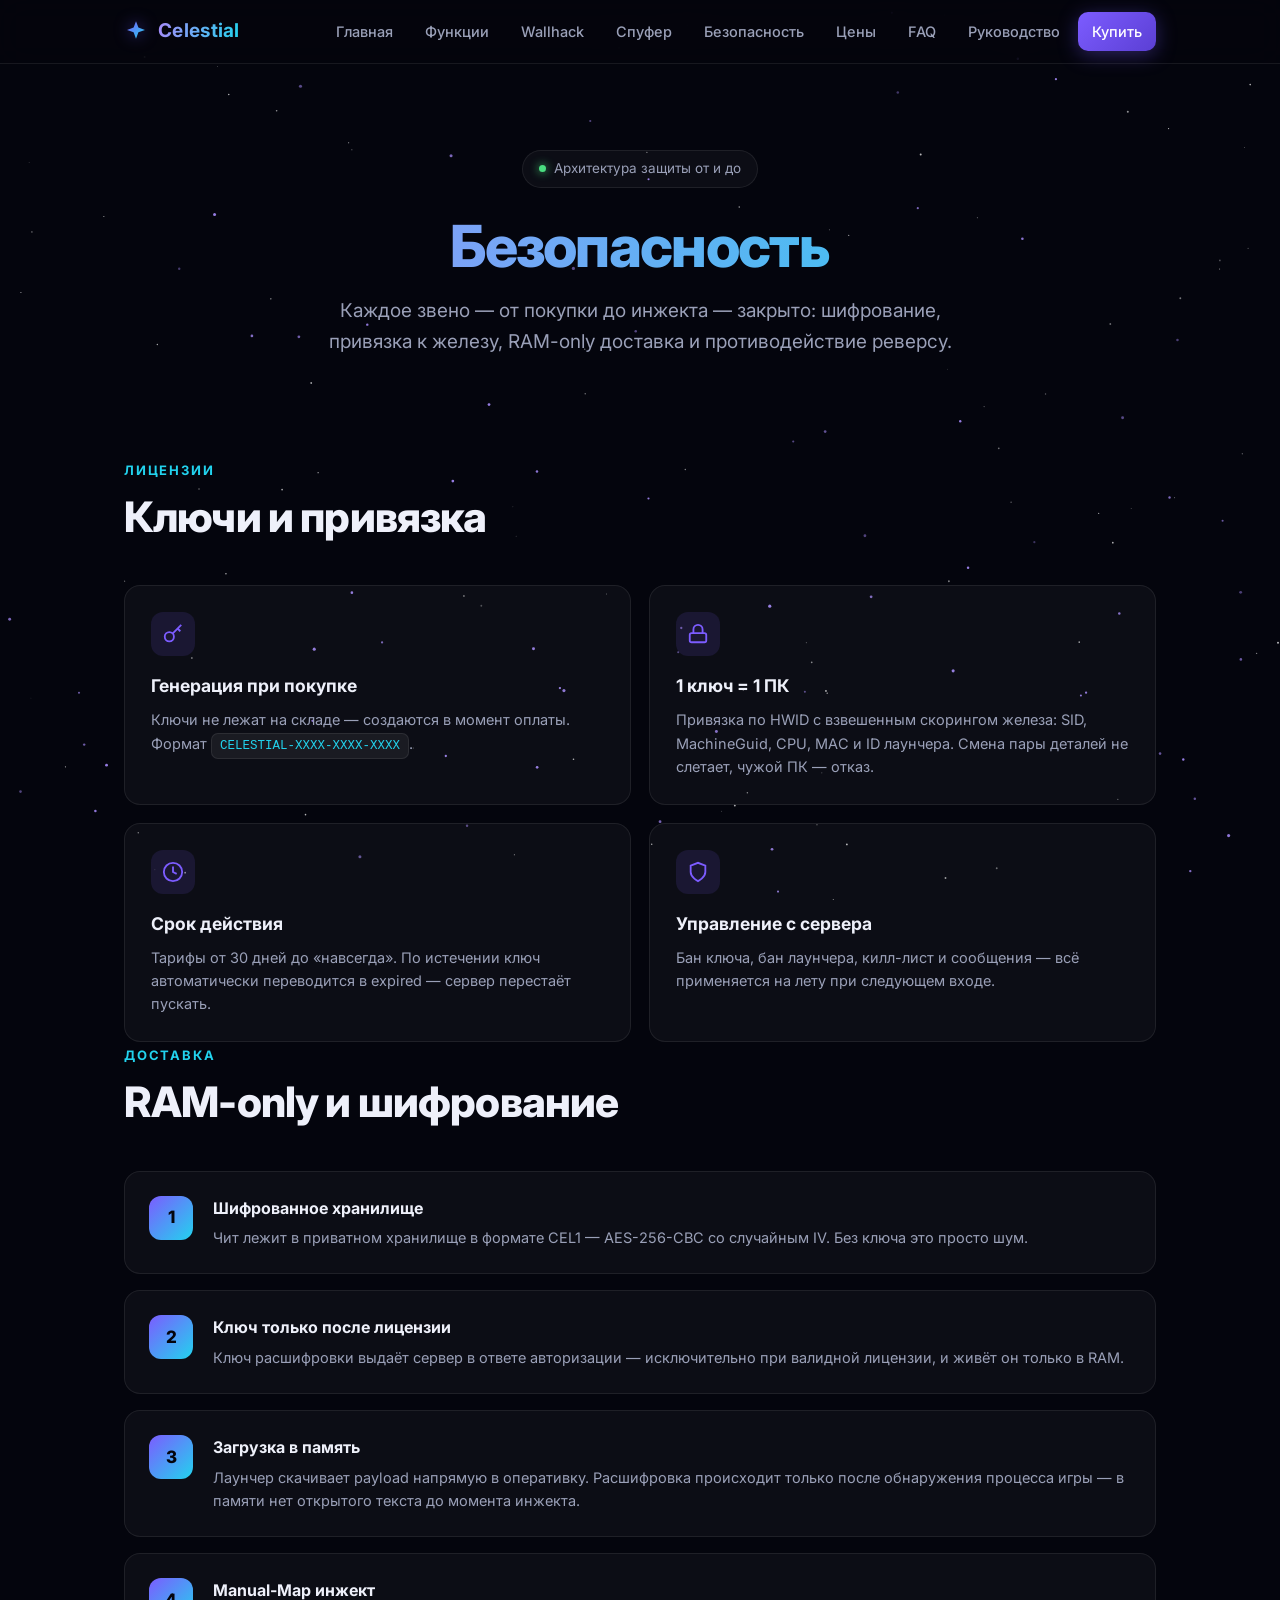
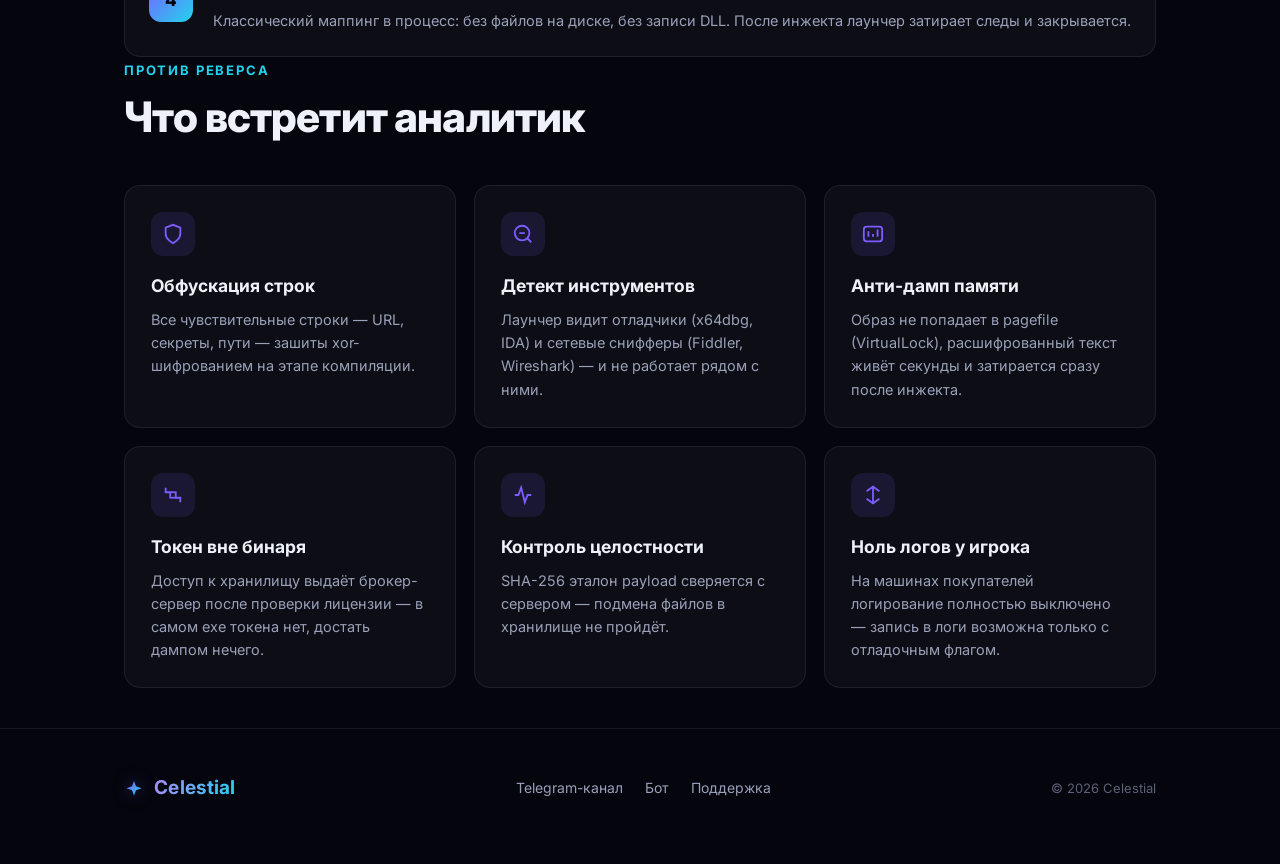
<file: security.html>
<!DOCTYPE html>
<html lang="ru">
<head>
<meta charset="UTF-8">
<meta name="viewport" content="width=device-width, initial-scale=1">
<title>Безопасность — Celestial</title>
<link rel="preconnect" href="https://fonts.googleapis.com">
<link rel="preconnect" href="https://fonts.gstatic.com" crossorigin>
<link href="https://fonts.googleapis.com/css2?family=Inter:wght@400;500;600;700;800&display=swap" rel="stylesheet">
<link rel="stylesheet" href="css/style.css">
<link rel="icon" href="data:image/svg+xml,<svg xmlns='http://www.w3.org/2000/svg' viewBox='0 0 32 32'><path d='M16 3l3.2 8.4L28 14.6l-8.8 3.2L16 26.4l-3.2-8.6L4 14.6l8.8-3.2z' fill='%237c5cff'/></svg>">
</head>
<body>
<canvas id="stars"></canvas>

<nav class="nav">
  <div class="wrap">
    <a class="brand" href="index.html">
      <svg width="24" height="24" viewBox="0 0 32 32"><path d="M16 3l3.2 8.4L28 14.6l-8.8 3.2L16 26.4l-3.2-8.6L4 14.6l8.8-3.2z" fill="url(#g1)"/><defs><linearGradient id="g1" x1="0" y1="0" x2="1" y2="1"><stop offset="0" stop-color="#7c5cff"/><stop offset="1" stop-color="#22d3ee"/></linearGradient></defs></svg>
      <span><span class="g">Celestial</span></span>
    </a>
    <div class="nav-links">
      <a href="index.html">Главная</a>
      <a href="features.html">Функции</a>
      <a href="wallhack.html">Wallhack</a>
      <a href="spoofer.html">Спуфер</a>
      <a href="security.html">Безопасность</a>
      <a href="pricing.html">Цены</a>
      <a href="faq.html">FAQ</a>
      <a href="guide.html">Руководство</a>
      <a class="cta" href="https://t.me/CelestialKeysBot" target="_blank" rel="noopener">Купить</a>
    </div>
    <button class="burger" aria-label="Меню"><span></span><span></span><span></span></button>
  </div>
</nav>

<div class="page">

<header class="hero wrap" style="padding-bottom:40px">
  <div class="badge rv"><span class="dot"></span> Архитектура защиты от и до</div>
  <h1 class="title rv" style="font-size:clamp(34px,6vw,58px)">Безопасность</h1>
  <p class="sub rv">Каждое звено — от покупки до инжекта — закрыто: шифрование, привязка к железу, RAM-only доставка и противодействие реверсу.</p>
</header>

<section class="wrap" style="padding-top:20px">
  <div class="sec-head rv">
    <span class="kicker">Лицензии</span>
    <h2>Ключи и привязка</h2>
  </div>
  <div class="grid g2">
    <div class="card rv">
      <div class="ic"><svg width="22" height="22" viewBox="0 0 24 24" fill="none" stroke-width="2"><circle cx="8" cy="15" r="5"/><path d="M11.5 11.5L21 2M17 6l3 3"/></svg></div>
      <h3>Генерация при покупке</h3>
      <p>Ключи не лежат на складе — создаются в момент оплаты. Формат <span class="kbd">CELESTIAL-XXXX-XXXX-XXXX</span>.</p>
    </div>
    <div class="card rv">
      <div class="ic"><svg width="22" height="22" viewBox="0 0 24 24" fill="none" stroke-width="2"><rect x="3" y="11" width="18" height="10" rx="2"/><path d="M7 11V7a5 5 0 0110 0v4"/></svg></div>
      <h3>1 ключ = 1 ПК</h3>
      <p>Привязка по HWID с взвешенным скорингом железа: SID, MachineGuid, CPU, MAC и ID лаунчера. Смена пары деталей не слетает, чужой ПК — отказ.</p>
    </div>
    <div class="card rv">
      <div class="ic"><svg width="22" height="22" viewBox="0 0 24 24" fill="none" stroke-width="2"><circle cx="12" cy="12" r="10"/><path d="M12 6v6l4 2"/></svg></div>
      <h3>Срок действия</h3>
      <p>Тарифы от 30 дней до «навсегда». По истечении ключ автоматически переводится в expired — сервер перестаёт пускать.</p>
    </div>
    <div class="card rv">
      <div class="ic"><svg width="22" height="22" viewBox="0 0 24 24" fill="none" stroke-width="2"><path d="M12 22s8-4 8-10V5l-8-3-8 3v7c0 6 8 10 8 10z"/></svg></div>
      <h3>Управление с сервера</h3>
      <p>Бан ключа, бан лаунчера, килл-лист и сообщения — всё применяется на лету при следующем входе.</p>
    </div>
  </div>
</section>

<section class="wrap">
  <div class="sec-head rv">
    <span class="kicker">Доставка</span>
    <h2>RAM-only и шифрование</h2>
  </div>
  <div class="steps">
    <div class="step rv"><div class="num">1</div><div><h4>Шифрованное хранилище</h4><p>Чит лежит в приватном хранилище в формате CEL1 — AES-256-CBC со случайным IV. Без ключа это просто шум.</p></div></div>
    <div class="step rv"><div class="num">2</div><div><h4>Ключ только после лицензии</h4><p>Ключ расшифровки выдаёт сервер в ответе авторизации — исключительно при валидной лицензии, и живёт он только в RAM.</p></div></div>
    <div class="step rv"><div class="num">3</div><div><h4>Загрузка в память</h4><p>Лаунчер скачивает payload напрямую в оперативку. Расшифровка происходит только после обнаружения процесса игры — в памяти нет открытого текста до момента инжекта.</p></div></div>
    <div class="step rv"><div class="num">4</div><div><h4>Manual-Map инжект</h4><p>Классический маппинг в процесс: без файлов на диске, без записи DLL. После инжекта лаунчер затирает следы и закрывается.</p></div></div>
  </div>
</section>

<section class="wrap">
  <div class="sec-head rv">
    <span class="kicker">Против реверса</span>
    <h2>Что встретит аналитик</h2>
  </div>
  <div class="grid g3">
    <div class="card rv">
      <div class="ic"><svg width="22" height="22" viewBox="0 0 24 24" fill="none" stroke-width="2"><path d="M12 22s8-4 8-10V5l-8-3-8 3v7c0 6 8 10 8 10z"/></svg></div>
      <h3>Обфускация строк</h3>
      <p>Все чувствительные строки — URL, секреты, пути — зашиты xor-шифрованием на этапе компиляции.</p>
    </div>
    <div class="card rv">
      <div class="ic"><svg width="22" height="22" viewBox="0 0 24 24" fill="none" stroke-width="2"><circle cx="11" cy="11" r="8"/><path d="M21 21l-4.35-4.35M8 11h6"/></svg></div>
      <h3>Детект инструментов</h3>
      <p>Лаунчер видит отладчики (x64dbg, IDA) и сетевые снифферы (Fiddler, Wireshark) — и не работает рядом с ними.</p>
    </div>
    <div class="card rv">
      <div class="ic"><svg width="22" height="22" viewBox="0 0 24 24" fill="none" stroke-width="2"><rect x="2" y="4" width="20" height="16" rx="3"/><path d="M7 15V9M12 15V12M17 15V7"/></svg></div>
      <h3>Анти-дамп памяти</h3>
      <p>Образ не попадает в pagefile (VirtualLock), расшифрованный текст живёт секунды и затирается сразу после инжекта.</p>
    </div>
    <div class="card rv">
      <div class="ic"><svg width="22" height="22" viewBox="0 0 24 24" fill="none" stroke-width="2"><path d="M4 4v5h5M20 20v-5h-5"/><rect x="9" y="9" width="6" height="6"/></svg></div>
      <h3>Токен вне бинаря</h3>
      <p>Доступ к хранилищу выдаёт брокер-сервер после проверки лицензии — в самом exe токена нет, достать дампом нечего.</p>
    </div>
    <div class="card rv">
      <div class="ic"><svg width="22" height="22" viewBox="0 0 24 24" fill="none" stroke-width="2"><path d="M3 12h4l3-8 4 16 3-8h4"/></svg></div>
      <h3>Контроль целостности</h3>
      <p>SHA-256 эталон payload сверяется с сервером — подмена файлов в хранилище не пройдёт.</p>
    </div>
    <div class="card rv">
      <div class="ic"><svg width="22" height="22" viewBox="0 0 24 24" fill="none" stroke-width="2"><path d="M12 3v18M5 8l7-5 7 5M5 16l7 5 7-5"/></svg></div>
      <h3>Ноль логов у игрока</h3>
      <p>На машинах покупателей логирование полностью выключено — запись в логи возможна только с отладочным флагом.</p>
    </div>
  </div>
</section>

</div>

<footer>
  <div class="wrap">
    <a class="brand" href="index.html">
      <svg width="20" height="20" viewBox="0 0 32 32"><path d="M16 3l3.2 8.4L28 14.6l-8.8 3.2L16 26.4l-3.2-8.6L4 14.6l8.8-3.2z" fill="url(#g1)"/></svg>
      <span class="g">Celestial</span>
    </a>
    <div class="f-links">
      <a href="https://t.me/Celestialsv" target="_blank" rel="noopener">Telegram-канал</a>
      <a href="https://t.me/CelestialKeysBot" target="_blank" rel="noopener">Бот</a>
      <a href="https://t.me/qlewra" target="_blank" rel="noopener">Поддержка</a>
    </div>
    <div class="copy">© 2026 Celestial</div>
  </div>
</footer>

<script src="js/main.js"></script>
</body>
</html>
</file>
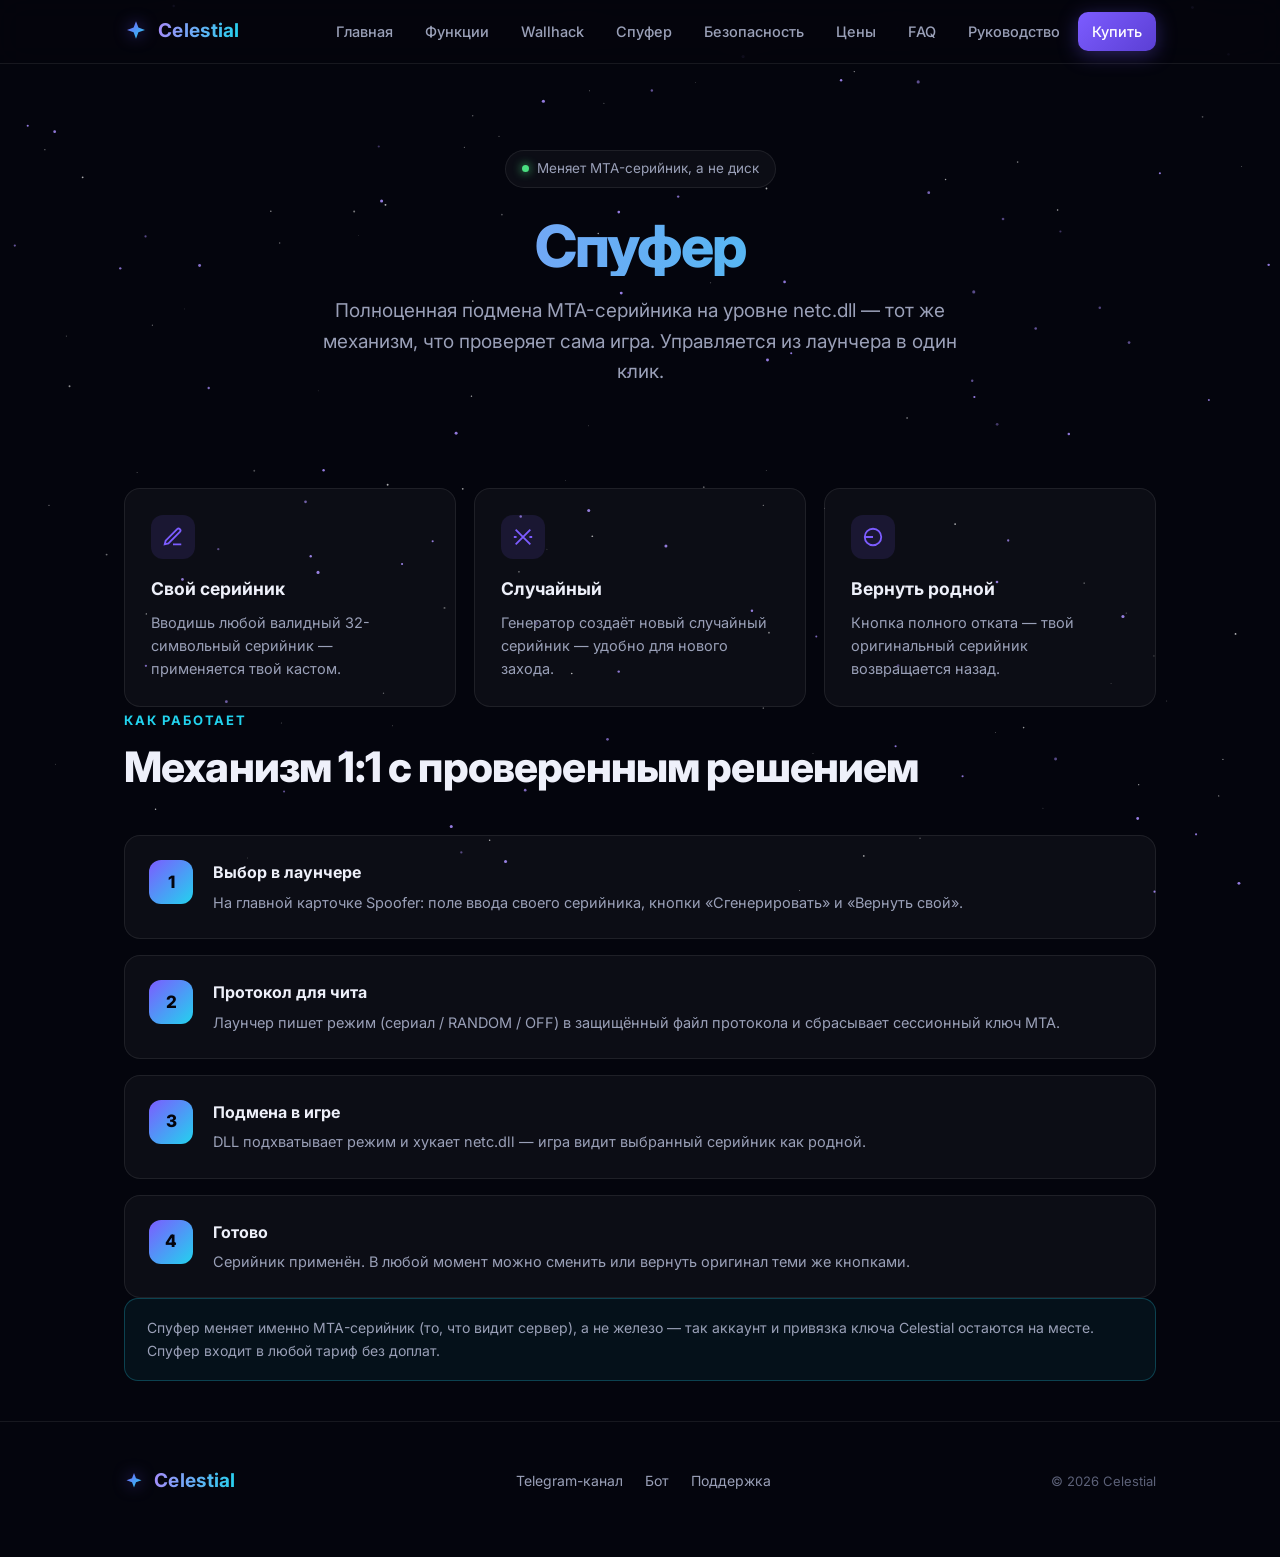
<file: spoofer.html>
<!DOCTYPE html>
<html lang="ru">
<head>
<meta charset="UTF-8">
<meta name="viewport" content="width=device-width, initial-scale=1">
<title>Спуфер серийника — Celestial</title>
<link rel="preconnect" href="https://fonts.googleapis.com">
<link rel="preconnect" href="https://fonts.gstatic.com" crossorigin>
<link href="https://fonts.googleapis.com/css2?family=Inter:wght@400;500;600;700;800&display=swap" rel="stylesheet">
<link rel="stylesheet" href="css/style.css">
<link rel="icon" href="data:image/svg+xml,<svg xmlns='http://www.w3.org/2000/svg' viewBox='0 0 32 32'><path d='M16 3l3.2 8.4L28 14.6l-8.8 3.2L16 26.4l-3.2-8.6L4 14.6l8.8-3.2z' fill='%237c5cff'/></svg>">
</head>
<body>
<canvas id="stars"></canvas>

<nav class="nav">
  <div class="wrap">
    <a class="brand" href="index.html">
      <svg width="24" height="24" viewBox="0 0 32 32"><path d="M16 3l3.2 8.4L28 14.6l-8.8 3.2L16 26.4l-3.2-8.6L4 14.6l8.8-3.2z" fill="url(#g1)"/><defs><linearGradient id="g1" x1="0" y1="0" x2="1" y2="1"><stop offset="0" stop-color="#7c5cff"/><stop offset="1" stop-color="#22d3ee"/></linearGradient></defs></svg>
      <span><span class="g">Celestial</span></span>
    </a>
    <div class="nav-links">
      <a href="index.html">Главная</a>
      <a href="features.html">Функции</a>
      <a href="wallhack.html">Wallhack</a>
      <a href="spoofer.html">Спуфер</a>
      <a href="security.html">Безопасность</a>
      <a href="pricing.html">Цены</a>
      <a href="faq.html">FAQ</a>
      <a href="guide.html">Руководство</a>
      <a class="cta" href="https://t.me/CelestialKeysBot" target="_blank" rel="noopener">Купить</a>
    </div>
    <button class="burger" aria-label="Меню"><span></span><span></span><span></span></button>
  </div>
</nav>

<div class="page">

<header class="hero wrap" style="padding-bottom:40px">
  <div class="badge rv"><span class="dot"></span> Меняет MTA-серийник, а не диск</div>
  <h1 class="title rv" style="font-size:clamp(34px,6vw,58px)">Спуфер</h1>
  <p class="sub rv">Полноценная подмена MTA-серийника на уровне netc.dll — тот же механизм, что проверяет сама игра. Управляется из лаунчера в один клик.</p>
</header>

<section class="wrap" style="padding-top:20px">
  <div class="grid g3">
    <div class="card rv">
      <div class="ic"><svg width="22" height="22" viewBox="0 0 24 24" fill="none" stroke-width="2"><path d="M12 20h9M16.5 3.5a2.12 2.12 0 013 3L7 19l-4 1 1-4L16.5 3.5z"/></svg></div>
      <h3>Свой серийник</h3>
      <p>Вводишь любой валидный 32-символьный серийник — применяется твой кастом.</p>
    </div>
    <div class="card rv">
      <div class="ic"><svg width="22" height="22" viewBox="0 0 24 24" fill="none" stroke-width="2"><path d="M4 4l16 16M20 4L4 20"/><path d="M2 12h3M19 12h3"/></svg></div>
      <h3>Случайный</h3>
      <p>Генератор создаёт новый случайный серийник — удобно для нового захода.</p>
    </div>
    <div class="card rv">
      <div class="ic"><svg width="22" height="22" viewBox="0 0 24 24" fill="none" stroke-width="2"><path d="M3 12a9 9 0 109-9 9 9 0 00-9 9z"/><path d="M3 12h9"/></svg></div>
      <h3>Вернуть родной</h3>
      <p>Кнопка полного отката — твой оригинальный серийник возвращается назад.</p>
    </div>
  </div>
</section>

<section class="wrap">
  <div class="sec-head rv">
    <span class="kicker">Как работает</span>
    <h2>Механизм 1:1 с проверенным решением</h2>
  </div>
  <div class="steps">
    <div class="step rv"><div class="num">1</div><div><h4>Выбор в лаунчере</h4><p>На главной карточке Spoofer: поле ввода своего серийника, кнопки «Сгенерировать» и «Вернуть свой».</p></div></div>
    <div class="step rv"><div class="num">2</div><div><h4>Протокол для чита</h4><p>Лаунчер пишет режим (сериал / RANDOM / OFF) в защищённый файл протокола и сбрасывает сессионный ключ MTA.</p></div></div>
    <div class="step rv"><div class="num">3</div><div><h4>Подмена в игре</h4><p>DLL подхватывает режим и хукает netc.dll — игра видит выбранный серийник как родной.</p></div></div>
    <div class="step rv"><div class="num">4</div><div><h4>Готово</h4><p>Серийник применён. В любой момент можно сменить или вернуть оригинал теми же кнопками.</p></div></div>
  </div>
</section>

<section class="wrap">
  <div class="note rv">
    Спуфер меняет именно MTA-серийник (то, что видит сервер), а не железо — так аккаунт и привязка ключа Celestial остаются на месте. Спуфер входит в любой тариф без доплат.
  </div>
</section>

</div>

<footer>
  <div class="wrap">
    <a class="brand" href="index.html">
      <svg width="20" height="20" viewBox="0 0 32 32"><path d="M16 3l3.2 8.4L28 14.6l-8.8 3.2L16 26.4l-3.2-8.6L4 14.6l8.8-3.2z" fill="url(#g1)"/></svg>
      <span class="g">Celestial</span>
    </a>
    <div class="f-links">
      <a href="https://t.me/Celestialsv" target="_blank" rel="noopener">Telegram-канал</a>
      <a href="https://t.me/CelestialKeysBot" target="_blank" rel="noopener">Бот</a>
      <a href="https://t.me/qlewra" target="_blank" rel="noopener">Поддержка</a>
    </div>
    <div class="copy">© 2026 Celestial</div>
  </div>
</footer>

<script src="js/main.js"></script>
</body>
</html>
</file>
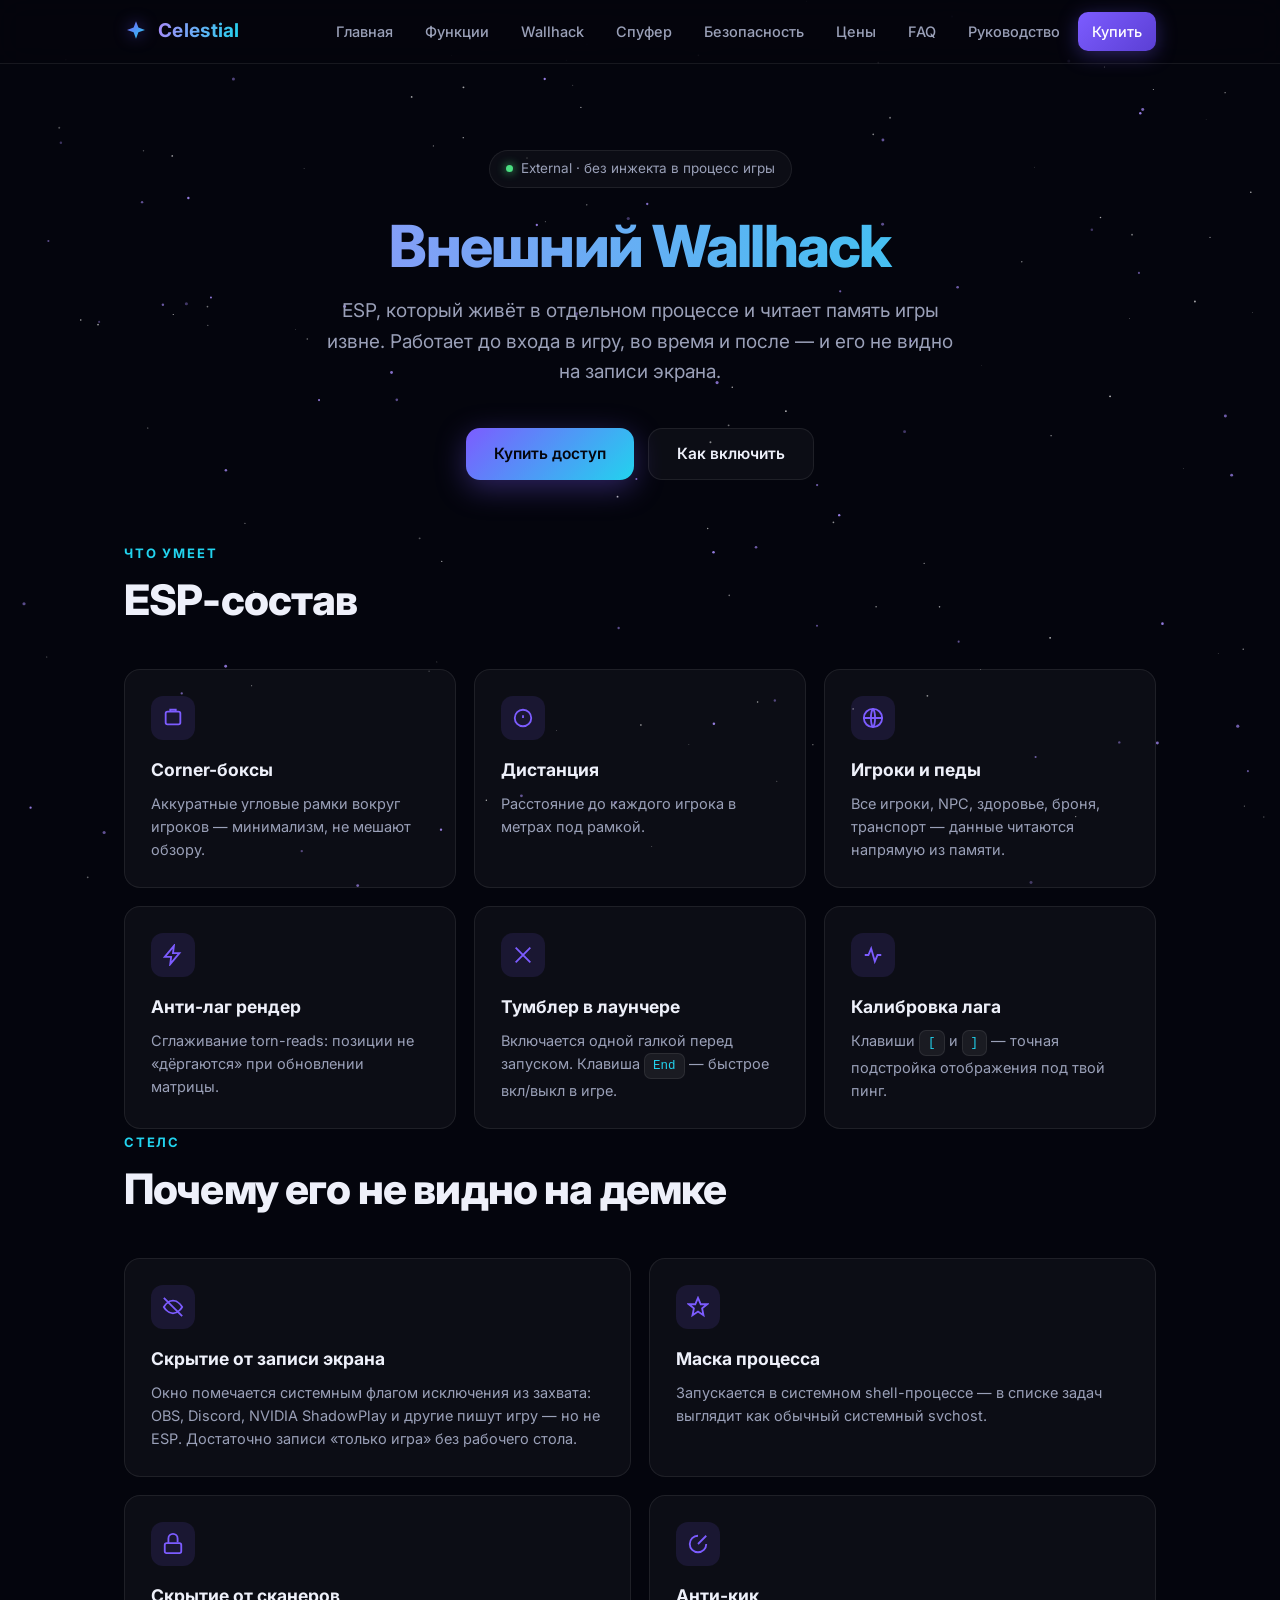
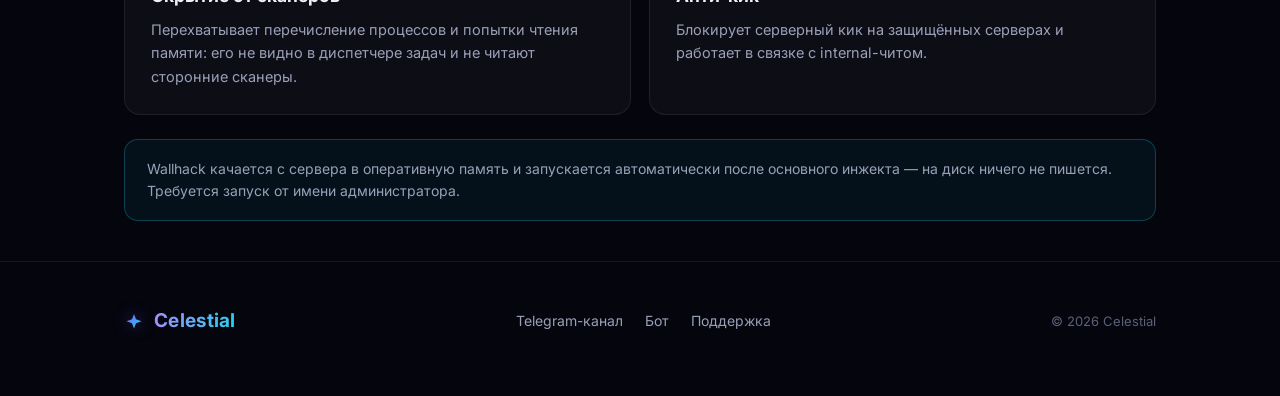
<file: wallhack.html>
<!DOCTYPE html>
<html lang="ru">
<head>
<meta charset="UTF-8">
<meta name="viewport" content="width=device-width, initial-scale=1">
<title>Внешний Wallhack — Celestial</title>
<link rel="preconnect" href="https://fonts.googleapis.com">
<link rel="preconnect" href="https://fonts.gstatic.com" crossorigin>
<link href="https://fonts.googleapis.com/css2?family=Inter:wght@400;500;600;700;800&display=swap" rel="stylesheet">
<link rel="stylesheet" href="css/style.css">
<link rel="icon" href="data:image/svg+xml,<svg xmlns='http://www.w3.org/2000/svg' viewBox='0 0 32 32'><path d='M16 3l3.2 8.4L28 14.6l-8.8 3.2L16 26.4l-3.2-8.6L4 14.6l8.8-3.2z' fill='%237c5cff'/></svg>">
</head>
<body>
<canvas id="stars"></canvas>

<nav class="nav">
  <div class="wrap">
    <a class="brand" href="index.html">
      <svg width="24" height="24" viewBox="0 0 32 32"><path d="M16 3l3.2 8.4L28 14.6l-8.8 3.2L16 26.4l-3.2-8.6L4 14.6l8.8-3.2z" fill="url(#g1)"/><defs><linearGradient id="g1" x1="0" y1="0" x2="1" y2="1"><stop offset="0" stop-color="#7c5cff"/><stop offset="1" stop-color="#22d3ee"/></linearGradient></defs></svg>
      <span><span class="g">Celestial</span></span>
    </a>
    <div class="nav-links">
      <a href="index.html">Главная</a>
      <a href="features.html">Функции</a>
      <a href="wallhack.html">Wallhack</a>
      <a href="spoofer.html">Спуфер</a>
      <a href="security.html">Безопасность</a>
      <a href="pricing.html">Цены</a>
      <a href="faq.html">FAQ</a>
      <a href="guide.html">Руководство</a>
      <a class="cta" href="https://t.me/CelestialKeysBot" target="_blank" rel="noopener">Купить</a>
    </div>
    <button class="burger" aria-label="Меню"><span></span><span></span><span></span></button>
  </div>
</nav>

<div class="page">

<header class="hero wrap" style="padding-bottom:40px">
  <div class="badge rv"><span class="dot"></span> External · без инжекта в процесс игры</div>
  <h1 class="title rv" style="font-size:clamp(34px,6vw,58px)">Внешний Wallhack</h1>
  <p class="sub rv">ESP, который живёт в отдельном процессе и читает память игры извне. Работает до входа в игру, во время и после — и его не видно на записи экрана.</p>
  <div class="btns rv">
    <a class="btn pri" href="https://t.me/CelestialKeysBot" target="_blank" rel="noopener">Купить доступ</a>
    <a class="btn sec" href="guide.html">Как включить</a>
  </div>
</header>

<section class="wrap" style="padding-top:20px">
  <div class="sec-head rv">
    <span class="kicker">Что умеет</span>
    <h2>ESP-состав</h2>
  </div>
  <div class="grid g3">
    <div class="card rv">
      <div class="ic"><svg width="22" height="22" viewBox="0 0 24 24" fill="none" stroke-width="2"><rect x="4" y="5" width="16" height="14" rx="2"/><path d="M9 5V3h6v2"/></svg></div>
      <h3>Corner-боксы</h3>
      <p>Аккуратные угловые рамки вокруг игроков — минимализм, не мешают обзору.</p>
    </div>
    <div class="card rv">
      <div class="ic"><svg width="22" height="22" viewBox="0 0 24 24" fill="none" stroke-width="2"><path d="M12 9v3M12 15h.01M12 3a9 9 0 100 18 9 9 0 000-18z"/></svg></div>
      <h3>Дистанция</h3>
      <p>Расстояние до каждого игрока в метрах под рамкой.</p>
    </div>
    <div class="card rv">
      <div class="ic"><svg width="22" height="22" viewBox="0 0 24 24" fill="none" stroke-width="2"><path d="M12 2a10 10 0 100 20 10 10 0 000-20z"/><path d="M2 12h20M12 2c3 3.5 3 16.5 0 20M12 2c-3 3.5-3 16.5 0 20"/></svg></div>
      <h3>Игроки и педы</h3>
      <p>Все игроки, NPC, здоровье, броня, транспорт — данные читаются напрямую из памяти.</p>
    </div>
    <div class="card rv">
      <div class="ic"><svg width="22" height="22" viewBox="0 0 24 24" fill="none" stroke-width="2"><path d="M13 2L3 14h7l-1 8 10-12h-7l1-8z"/></svg></div>
      <h3>Анти-лаг рендер</h3>
      <p>Сглаживание torn-reads: позиции не «дёргаются» при обновлении матрицы.</p>
    </div>
    <div class="card rv">
      <div class="ic"><svg width="22" height="22" viewBox="0 0 24 24" fill="none" stroke-width="2"><path d="M4 4l16 16M20 4L4 20"/></svg></div>
      <h3>Тумблер в лаунчере</h3>
      <p>Включается одной галкой перед запуском. Клавиша <span class="kbd">End</span> — быстрое вкл/выкл в игре.</p>
    </div>
    <div class="card rv">
      <div class="ic"><svg width="22" height="22" viewBox="0 0 24 24" fill="none" stroke-width="2"><path d="M3 12h4l3-7 4 14 3-7h4"/></svg></div>
      <h3>Калибровка лага</h3>
      <p>Клавиши <span class="kbd">[</span> и <span class="kbd">]</span> — точная подстройка отображения под твой пинг.</p>
    </div>
  </div>
</section>

<section class="wrap">
  <div class="sec-head rv">
    <span class="kicker">Стелс</span>
    <h2>Почему его не видно на демке</h2>
  </div>
  <div class="grid g2">
    <div class="card rv">
      <div class="ic"><svg width="22" height="22" viewBox="0 0 24 24" fill="none" stroke-width="2"><path d="M2 12s4-7 10-7 10 7 10 7-4 7-10 7S2 12 2 12z"/><path d="M2 2l20 20"/></svg></div>
      <h3>Скрытие от записи экрана</h3>
      <p>Окно помечается системным флагом исключения из захвата: OBS, Discord, NVIDIA ShadowPlay и другие пишут игру — но не ESP. Достаточно записи «только игра» без рабочего стола.</p>
    </div>
    <div class="card rv">
      <div class="ic"><svg width="22" height="22" viewBox="0 0 24 24" fill="none" stroke-width="2"><path d="M12 2l3 7h7l-5.5 4.5L18 21l-6-4-6 4 1.5-7.5L2 9h7z"/></svg></div>
      <h3>Маска процесса</h3>
      <p>Запускается в системном shell-процессе — в списке задач выглядит как обычный системный svchost.</p>
    </div>
    <div class="card rv">
      <div class="ic"><svg width="22" height="22" viewBox="0 0 24 24" fill="none" stroke-width="2"><rect x="3" y="11" width="18" height="11" rx="2"/><path d="M7 11V6a5 5 0 0110 0v4"/></svg></div>
      <h3>Скрытие от сканеров</h3>
      <p>Перехватывает перечисление процессов и попытки чтения памяти: его не видно в диспетчере задач и не читают сторонние сканеры.</p>
    </div>
    <div class="card rv">
      <div class="ic"><svg width="22" height="22" viewBox="0 0 24 24" fill="none" stroke-width="2"><path d="M21 12a9 9 0 11-9-9"/><path d="M21 3l-9 9"/></svg></div>
      <h3>Анти-кик</h3>
      <p>Блокирует серверный кик на защищённых серверах и работает в связке с internal-читом.</p>
    </div>
  </div>
  <div class="note rv" style="margin-top:24px">
    Wallhack качается с сервера в оперативную память и запускается автоматически после основного инжекта — на диск ничего не пишется. Требуется запуск от имени администратора.
  </div>
</section>

</div>

<footer>
  <div class="wrap">
    <a class="brand" href="index.html">
      <svg width="20" height="20" viewBox="0 0 32 32"><path d="M16 3l3.2 8.4L28 14.6l-8.8 3.2L16 26.4l-3.2-8.6L4 14.6l8.8-3.2z" fill="url(#g1)"/></svg>
      <span class="g">Celestial</span>
    </a>
    <div class="f-links">
      <a href="https://t.me/Celestialsv" target="_blank" rel="noopener">Telegram-канал</a>
      <a href="https://t.me/CelestialKeysBot" target="_blank" rel="noopener">Бот</a>
      <a href="https://t.me/qlewra" target="_blank" rel="noopener">Поддержка</a>
    </div>
    <div class="copy">© 2026 Celestial</div>
  </div>
</footer>

<script src="js/main.js"></script>
</body>
</html>
</file>
<file: css/style.css>
/* ============ Celestial — design system ============ */
:root{
  --bg:#04050d;
  --bg2:#080a16;
  --card:rgba(255,255,255,.035);
  --card-h:rgba(255,255,255,.06);
  --line:rgba(255,255,255,.08);
  --txt:#eef0fa;
  --txt2:#9aa0b8;
  --txt3:#5c6178;
  --acc:#7c5cff;
  --acc2:#22d3ee;
  --grad:linear-gradient(135deg,#7c5cff 0%,#22d3ee 100%);
  --grad-txt:linear-gradient(100deg,#a78bfa,#22d3ee);
  --r:16px;
  --nav-h:64px;
  font-size:16px;
}
*{margin:0;padding:0;box-sizing:border-box}
html{scroll-behavior:smooth}
body{
  background:var(--bg);
  color:var(--txt);
  font-family:'Inter',-apple-system,BlinkMacSystemFont,'Segoe UI',Roboto,'Helvetica Neue',Arial,sans-serif;
  line-height:1.6;
  -webkit-font-smoothing:antialiased;
  overflow-x:hidden;
}
::selection{background:rgba(124,92,255,.35)}
a{color:inherit;text-decoration:none}
img{max-width:100%}
.wrap{max-width:1080px;margin:0 auto;padding:0 24px}

/* ---------- starfield ---------- */
#stars{position:fixed;inset:0;z-index:0;pointer-events:none}
.page{position:relative;z-index:1}

/* ---------- nav ---------- */
.nav{
  position:fixed;top:0;left:0;right:0;height:var(--nav-h);z-index:100;
  display:flex;align-items:center;
  background:rgba(4,5,13,.75);backdrop-filter:blur(14px);-webkit-backdrop-filter:blur(14px);
  border-bottom:1px solid var(--line);
}
.nav .wrap{display:flex;align-items:center;justify-content:space-between;width:100%}
.brand{display:flex;align-items:center;gap:10px;font-weight:700;font-size:19px;letter-spacing:.3px}
.brand svg{filter:drop-shadow(0 0 8px rgba(124,92,255,.6))}
.brand .g{background:var(--grad-txt);-webkit-background-clip:text;background-clip:text;color:transparent}
.nav-links{display:flex;gap:4px;align-items:center}
.nav-links a{
  padding:8px 14px;border-radius:10px;color:var(--txt2);font-size:14.5px;font-weight:500;
  transition:.18s;
}
.nav-links a:hover{color:var(--txt);background:var(--card)}
.nav-links a.cta{
  color:#fff;background:linear-gradient(135deg,#7c5cff,#5b3fd4);
  box-shadow:0 4px 20px rgba(124,92,255,.35);
}
.nav-links a.cta:hover{box-shadow:0 4px 28px rgba(124,92,255,.55);transform:translateY(-1px)}
.burger{display:none;flex-direction:column;gap:5px;background:none;border:0;cursor:pointer;padding:8px}
.burger span{width:22px;height:2px;background:var(--txt);border-radius:2px;transition:.2s}

/* ---------- hero ---------- */
.hero{padding:150px 0 90px;text-align:center;position:relative}
.hero .badge{
  display:inline-flex;align-items:center;gap:8px;
  padding:7px 16px;border-radius:999px;border:1px solid var(--line);
  background:var(--card);color:var(--txt2);font-size:13.5px;margin-bottom:28px;
}
.hero .badge .dot{width:7px;height:7px;border-radius:50%;background:#4ade80;box-shadow:0 0 10px #4ade80}
h1.title{
  font-size:clamp(44px,8vw,84px);font-weight:800;letter-spacing:-.03em;line-height:1.05;
  background:var(--grad-txt);-webkit-background-clip:text;background-clip:text;color:transparent;
  margin-bottom:20px;
}
.hero .sub{max-width:640px;margin:0 auto 40px;color:var(--txt2);font-size:clamp(16px,2.2vw,19px)}
.btns{display:flex;gap:14px;justify-content:center;flex-wrap:wrap}
.btn{
  display:inline-flex;align-items:center;gap:9px;padding:13px 28px;border-radius:14px;
  font-weight:600;font-size:15.5px;transition:.2s;cursor:pointer;border:0;
}
.btn.pri{background:linear-gradient(135deg,#7c5cff,#22d3ee);color:#04050d;box-shadow:0 8px 30px rgba(124,92,255,.35)}
.btn.pri:hover{transform:translateY(-2px);box-shadow:0 12px 40px rgba(124,92,255,.5)}
.btn.sec{background:var(--card);color:var(--txt);border:1px solid var(--line)}
.btn.sec:hover{background:var(--card-h);border-color:rgba(124,92,255,.4)}

/* ---------- sections ---------- */
section{padding:70px 0}
.sec-head{margin-bottom:44px}
.sec-head .kicker{
  display:inline-block;color:var(--acc2);font-size:13px;font-weight:700;letter-spacing:.14em;
  text-transform:uppercase;margin-bottom:12px;
}
.sec-head h2{font-size:clamp(28px,4.5vw,42px);font-weight:800;letter-spacing:-.02em;line-height:1.15}
.sec-head p{color:var(--txt2);margin-top:12px;max-width:620px}

/* ---------- cards ---------- */
.grid{display:grid;gap:18px}
.g2{grid-template-columns:repeat(2,1fr)}
.g3{grid-template-columns:repeat(3,1fr)}
.g4{grid-template-columns:repeat(4,1fr)}
.card{
  background:var(--card);border:1px solid var(--line);border-radius:var(--r);
  padding:26px;transition:.22s;position:relative;overflow:hidden;
}
.card:hover{background:var(--card-h);border-color:rgba(124,92,255,.35);transform:translateY(-3px)}
.card .ic{
  width:44px;height:44px;border-radius:12px;display:flex;align-items:center;justify-content:center;
  background:rgba(124,92,255,.12);margin-bottom:16px;
}
.card .ic svg{stroke:var(--acc)}
.card h3{font-size:17.5px;font-weight:700;margin-bottom:8px}
.card p{color:var(--txt2);font-size:14.5px}
.card .tag{
  display:inline-block;margin-top:14px;padding:4px 11px;border-radius:8px;
  background:rgba(34,211,238,.1);color:var(--acc2);font-size:12px;font-weight:600;
}

/* ---------- feature rows ---------- */
.fgroup{margin-bottom:34px}
.fgroup .gtitle{
  display:flex;align-items:center;gap:12px;margin-bottom:16px;
  font-size:18px;font-weight:700;
}
.fgroup .gtitle .n{
  width:28px;height:28px;border-radius:8px;background:rgba(124,92,255,.15);
  display:flex;align-items:center;justify-content:center;font-size:13px;color:var(--acc);
}
.chips{display:flex;flex-wrap:wrap;gap:9px}
.chip{
  padding:8px 15px;border-radius:11px;background:var(--card);border:1px solid var(--line);
  font-size:13.5px;color:var(--txt2);transition:.18s;
}
.chip:hover{border-color:rgba(124,92,255,.45);color:var(--txt);background:var(--card-h)}

/* ---------- steps ---------- */
.steps{display:grid;gap:16px;counter-reset:st}
.step{
  display:flex;gap:20px;padding:24px;border-radius:var(--r);
  background:var(--card);border:1px solid var(--line);
}
.step .num{
  min-width:44px;height:44px;border-radius:12px;background:var(--grad);
  display:flex;align-items:center;justify-content:center;
  font-weight:800;font-size:17px;color:#04050d;
}
.step h4{font-size:16px;font-weight:700;margin-bottom:5px}
.step p{color:var(--txt2);font-size:14.5px}

/* ---------- pricing ---------- */
.plans{display:grid;grid-template-columns:repeat(4,1fr);gap:16px}
.plan{
  background:var(--card);border:1px solid var(--line);border-radius:18px;
  padding:28px 22px;text-align:center;transition:.22s;position:relative;
}
.plan:hover{transform:translateY(-4px);border-color:rgba(124,92,255,.4)}
.plan.best{border-color:rgba(124,92,255,.55);background:linear-gradient(180deg,rgba(124,92,255,.09),var(--card))}
.plan .best-tag{
  position:absolute;top:-11px;left:50%;transform:translateX(-50%);
  background:var(--grad);color:#04050d;font-size:11px;font-weight:800;
  padding:4px 13px;border-radius:999px;letter-spacing:.05em;
}
.plan .dur{color:var(--txt2);font-size:14px;font-weight:600;margin-bottom:10px}
.plan .price{font-size:30px;font-weight:800;letter-spacing:-.02em}
.plan .stars{color:var(--txt3);font-size:13.5px;margin-top:6px}
.plan .per{color:var(--txt3);font-size:12.5px;margin-top:3px}
.plan a{
  display:block;margin-top:20px;padding:11px;border-radius:12px;
  background:var(--card-h);border:1px solid var(--line);font-size:14px;font-weight:600;
  transition:.18s;
}
.plan a:hover{background:linear-gradient(135deg,#7c5cff,#22d3ee);color:#04050d;border-color:transparent}
.plan.best a{background:linear-gradient(135deg,#7c5cff,#22d3ee);color:#04050d}

/* ---------- includes strip ---------- */
.strip{
  display:grid;grid-template-columns:repeat(4,1fr);gap:12px;
  padding:22px;border-radius:var(--r);border:1px solid var(--line);
  background:linear-gradient(135deg,rgba(124,92,255,.06),rgba(34,211,238,.04));
}
.strip .it{display:flex;align-items:center;gap:10px;font-size:14px;color:var(--txt2)}
.strip .it b{color:var(--txt)}

/* ---------- table ---------- */
.tbl{width:100%;border-collapse:collapse}
.tbl th,.tbl td{padding:13px 16px;text-align:left;border-bottom:1px solid var(--line);font-size:14.5px}
.tbl th{color:var(--txt2);font-size:13px;text-transform:uppercase;letter-spacing:.08em;font-weight:600}
.tbl td:first-child{font-weight:600}

/* ---------- faq ---------- */
.faq{display:grid;gap:12px}
details{
  background:var(--card);border:1px solid var(--line);border-radius:14px;
  padding:20px 24px;transition:.2s;
}
details:hover{border-color:rgba(124,92,255,.3)}
details summary{
  cursor:pointer;font-weight:600;font-size:15.5px;list-style:none;
  display:flex;justify-content:space-between;align-items:center;gap:12px;
}
details summary::-webkit-details-marker{display:none}
details summary::after{content:'+';font-size:20px;color:var(--acc);transition:.2s}
details[open] summary::after{transform:rotate(45deg)}
details .a{color:var(--txt2);font-size:14.5px;margin-top:12px}

/* ---------- footer ---------- */
footer{border-top:1px solid var(--line);padding:44px 0 60px;margin-top:40px;position:relative;z-index:1}
footer .wrap{display:flex;justify-content:space-between;align-items:center;flex-wrap:wrap;gap:20px}
footer .f-links{display:flex;gap:22px;color:var(--txt2);font-size:14px}
footer .f-links a:hover{color:var(--txt)}
footer .copy{color:var(--txt3);font-size:13px}

/* ---------- reveal ---------- */
.rv{opacity:0;transform:translateY(22px);transition:opacity .6s ease,transform .6s ease}
.rv.on{opacity:1;transform:none}

/* ---------- misc ---------- */
.note{
  padding:18px 22px;border-radius:14px;border:1px solid rgba(34,211,238,.25);
  background:rgba(34,211,238,.06);color:var(--txt2);font-size:14px;
}
.kbd{
  display:inline-block;padding:2px 8px;border-radius:7px;background:var(--card-h);
  border:1px solid var(--line);font-family:ui-monospace,monospace;font-size:12.5px;color:var(--acc2);
}

/* ---------- responsive ---------- */
@media(max-width:900px){
  .g4,.plans,.strip{grid-template-columns:repeat(2,1fr)}
  .g3{grid-template-columns:repeat(2,1fr)}
}
@media(max-width:640px){
  .g2,.g3,.g4,.plans,.strip{grid-template-columns:1fr}
  .nav-links{
    display:none;position:fixed;top:var(--nav-h);left:0;right:0;flex-direction:column;
    background:rgba(4,5,13,.97);padding:16px;border-bottom:1px solid var(--line);gap:6px;
  }
  .nav-links.open{display:flex}
  .burger{display:flex}
  .hero{padding:120px 0 70px}
  section{padding:52px 0}
}
</file>
